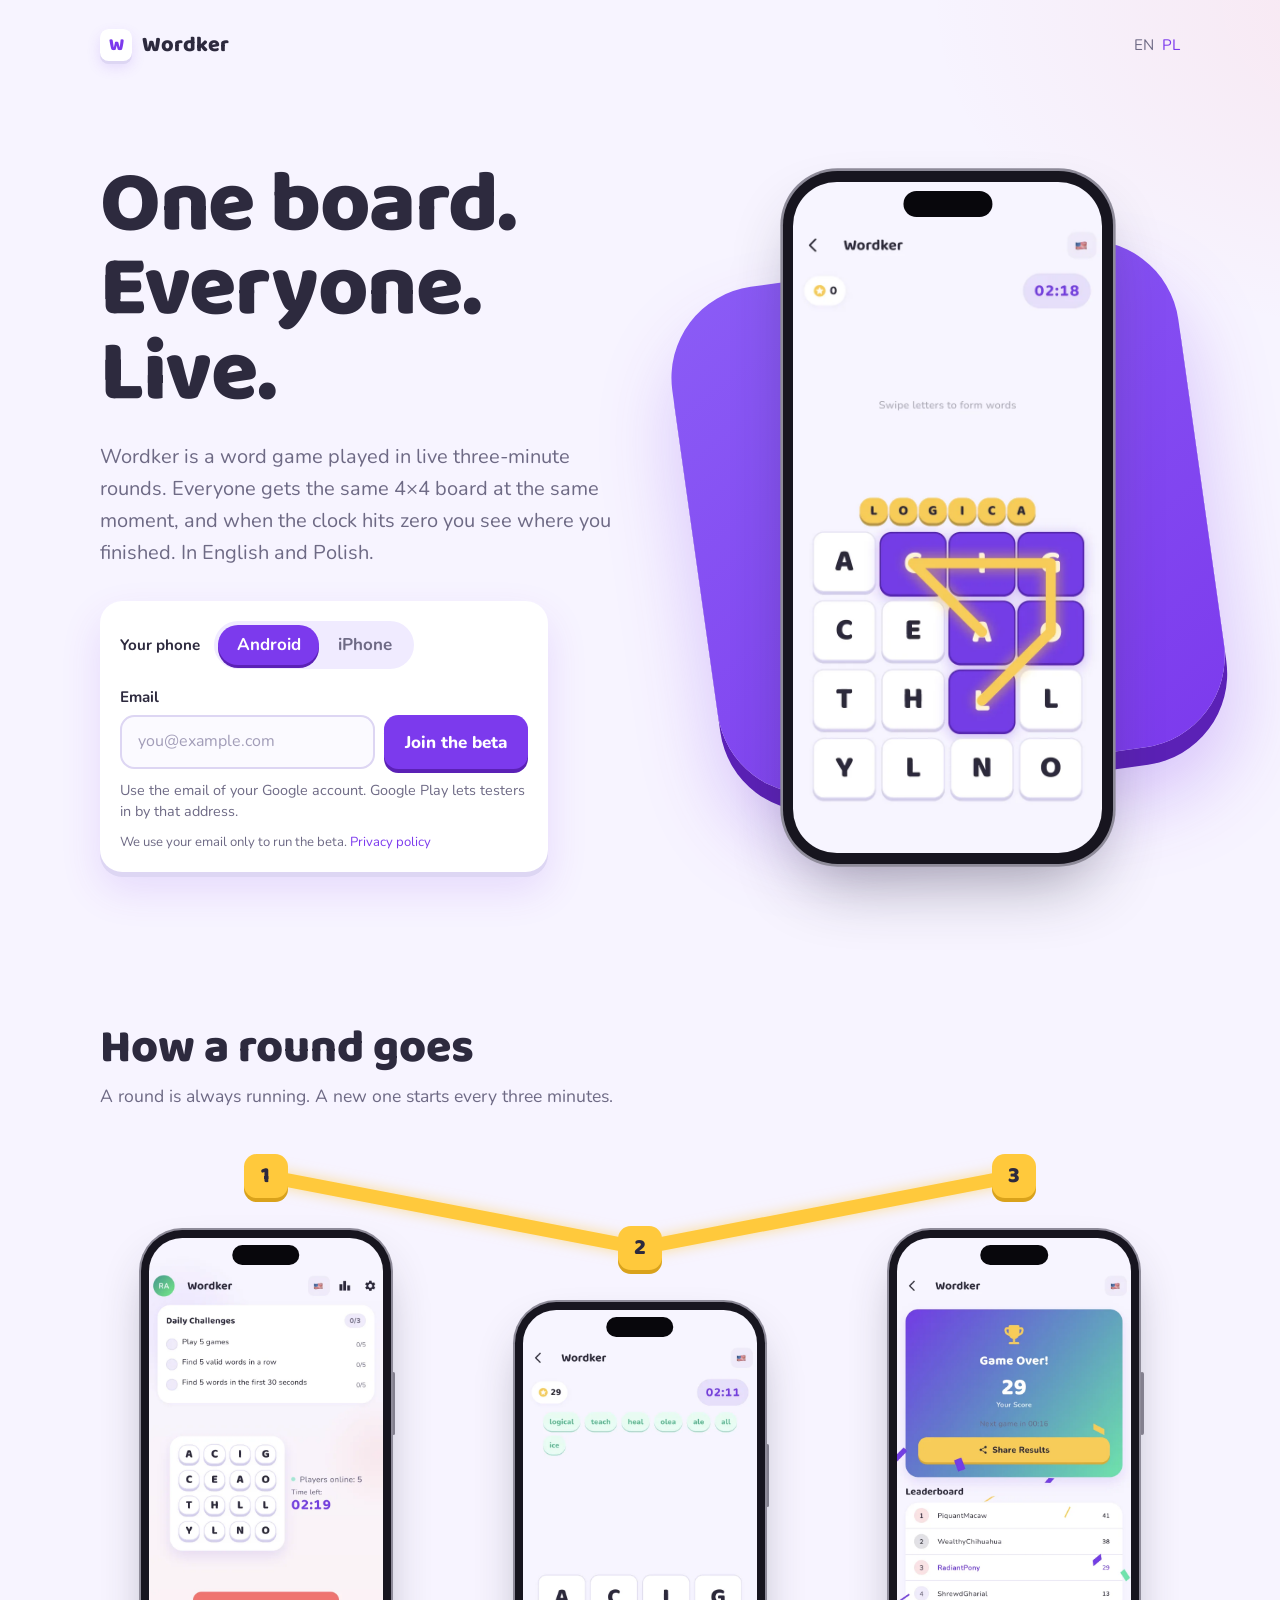
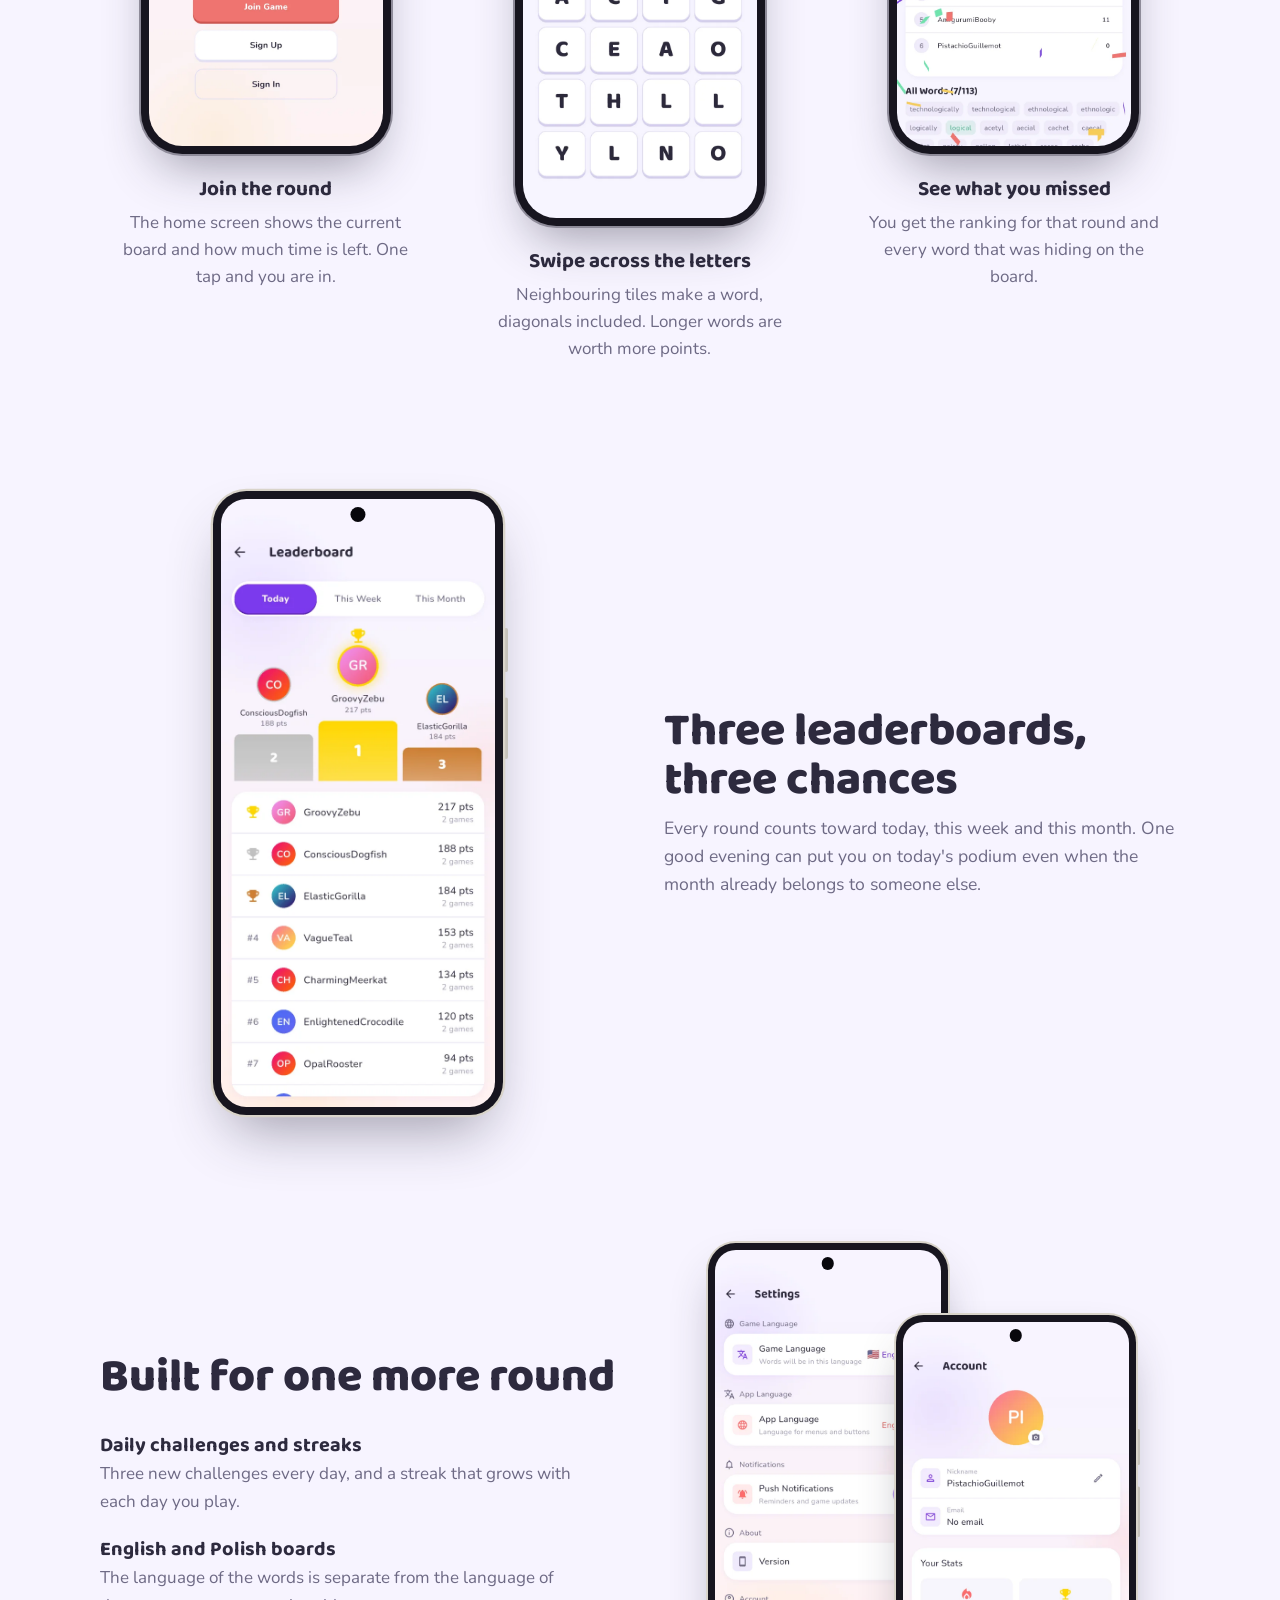
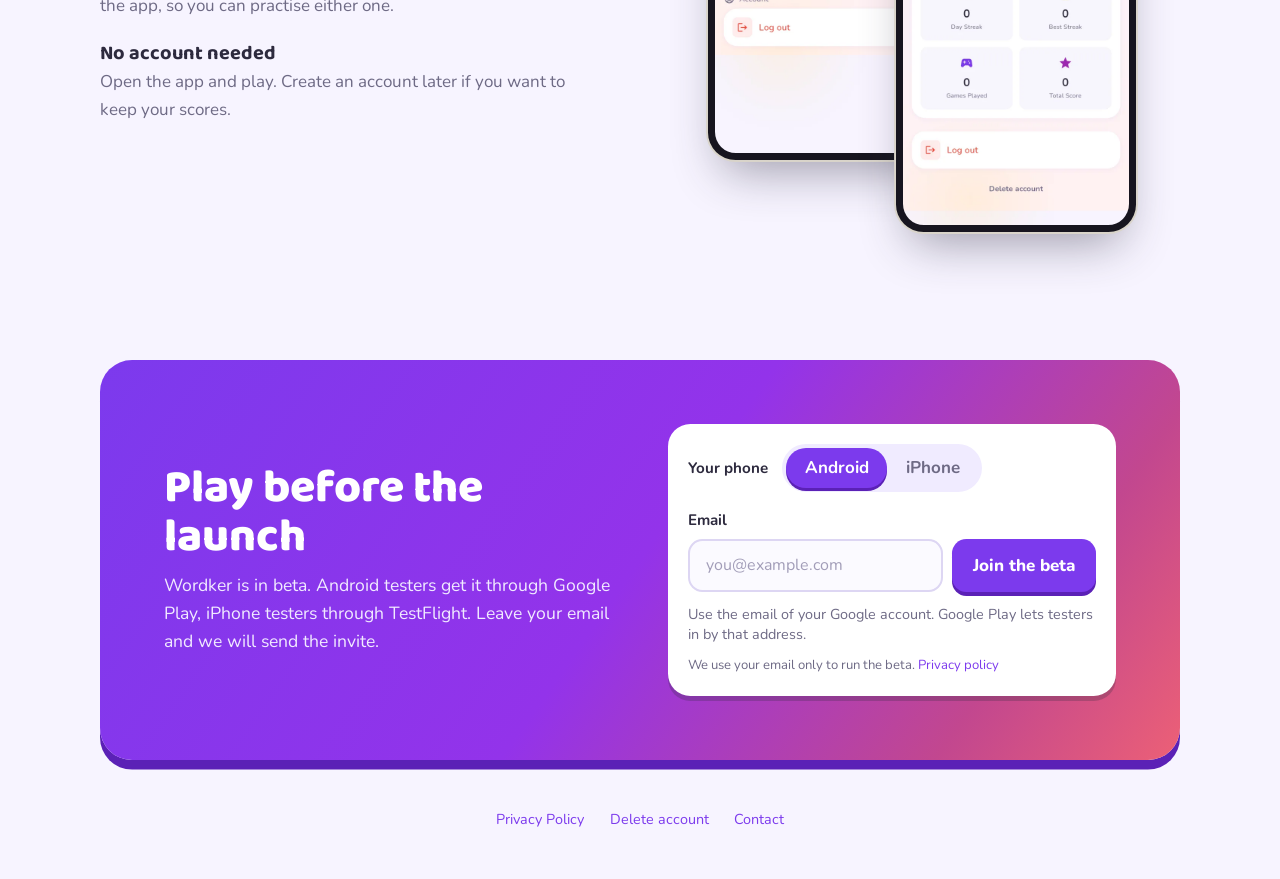
<file: index.html>
<!doctype html>
<html lang="en">
<head>
  <meta charset="utf-8">
  <meta name="viewport" content="width=device-width, initial-scale=1">
  <title>Wordker – the live multiplayer word game</title>
  <meta name="description" content="Wordker is a live multiplayer word game: every three minutes everyone gets the same 4×4 letter board. In English and Polish. Join the beta on Android or iPhone.">
  <link rel="canonical" href="https://wordker.app/">
  <link rel="alternate" hreflang="en" href="https://wordker.app/">
  <link rel="alternate" hreflang="pl" href="https://wordker.app/pl/">
  <meta property="og:type" content="website">
  <meta property="og:url" content="https://wordker.app/">
  <meta property="og:title" content="Wordker – one board, everyone, live">
  <meta property="og:description" content="Every three minutes everyone gets the same 4×4 letter board. Join the beta on Android or iPhone.">
  <meta property="og:image" content="https://wordker.app/assets/og-en.jpg">
  <meta name="twitter:card" content="summary_large_image">
  <meta name="theme-color" content="#7C3AED">
  <link rel="icon" type="image/png" sizes="32x32" href="/assets/icons/favicon-32.png">
  <link rel="icon" type="image/png" sizes="192x192" href="/assets/icons/icon-192.png">
  <link rel="apple-touch-icon" href="/assets/icons/apple-touch-icon.png">
  <link rel="preconnect" href="https://fonts.googleapis.com">
  <link rel="preconnect" href="https://fonts.gstatic.com" crossorigin>
  <link href="https://fonts.googleapis.com/css2?family=Baloo+2:wght@700;800&family=Nunito:wght@400;600;700;800&display=swap" rel="stylesheet">
  <link rel="stylesheet" href="/assets/site.css">
  <link rel="stylesheet" href="/assets/landing.css">
  <script>document.documentElement.classList.add('js');</script>
</head>
<body class="landing">
  <div class="shell">
    <nav class="topbar">
      <a class="brand" href="/"><span class="tile">W</span>Wordker</a>
      <span class="lang">EN<a href="/pl/" hreflang="pl" lang="pl">PL</a></span>
    </nav>

    <main>
      <section class="lp-hero">
        <div>
          <h1 class="lp-title"><span>One board.</span><span>Everyone.</span><span>Live.</span></h1>
          <p class="lp-lead">Wordker is a word game played in live three-minute rounds. Everyone gets the same 4×4 board at the same moment, and when the clock hits zero you see where you finished. In English and Polish.</p>

          <form class="beta-form" action="https://api.wordker.app/api/beta/signup/" method="post" novalidate>
            <div class="beta-platform" role="radiogroup" aria-labelledby="beta-platform-hero">
              <span class="beta-label" id="beta-platform-hero">Your phone</span>
              <span class="seg">
                <label><input type="radio" name="platform" value="android" checked><span>Android</span></label>
                <label><input type="radio" name="platform" value="ios"><span>iPhone</span></label>
              </span>
            </div>
            <label class="beta-label" for="beta-email-hero">Email</label>
            <div class="beta-row">
              <input id="beta-email-hero" type="email" name="email" autocomplete="email" inputmode="email" placeholder="you@example.com" required>
              <button class="btn" type="submit">Join the beta</button>
            </div>
            <div class="beta-trap" aria-hidden="true">
              <label>Leave this field empty <input type="text" name="website" tabindex="-1" autocomplete="off"></label>
            </div>
            <p class="beta-hint">Use the email of your Google account. Google Play lets testers in by that address.</p>
            <p class="beta-status" role="alert"></p>
            <p class="beta-consent">We use your email only to run the beta. <a href="/privacy/#beta">Privacy policy</a></p>
            <noscript><p class="beta-status">This form needs JavaScript. You can also write to <a href="mailto:wordker@szymion.dev">wordker@szymion.dev</a>.</p></noscript>
            <div class="beta-done" tabindex="-1">
              <h3>You joined the beta list</h3>
              <p></p>
            </div>
          </form>
        </div>

        <div class="lp-hero-device">
          <div class="device device-iphone">
            <img src="/assets/screens/en/04-game-selecting.webp" width="660" height="1434" alt="A Wordker round in progress: the word LOGICA is being swiped across the 4×4 letter board with 2:18 left on the clock.">
          </div>
        </div>
      </section>

      <section class="lp-section" aria-labelledby="round-title">
        <h2 class="lp-h2" id="round-title">How a round goes</h2>
        <p class="lp-sub">A round is always running. A new one starts every three minutes.</p>

        <div class="steps-wrap">
          <svg class="steps-path" viewBox="0 0 100 116" preserveAspectRatio="none" aria-hidden="true">
            <path d="M15.33 22 L50 94 L84.67 22" vector-effect="non-scaling-stroke"/>
          </svg>
          <ol class="steps">
            <li class="step">
              <span class="step-num" aria-hidden="true">1</span>
              <div class="device device-iphone">
                <img src="/assets/screens/en/03-home.webp" width="660" height="1434" loading="lazy" alt="Home screen with today's challenges, a preview of the current board, the number of players online and a Join Game button.">
              </div>
              <h3>Join the round</h3>
              <p>The home screen shows the current board and how much time is left. One tap and you are in.</p>
            </li>
            <li class="step">
              <span class="step-num" aria-hidden="true">2</span>
              <div class="device device-iphone">
                <img src="/assets/screens/en/05-game-words.webp" width="660" height="1434" loading="lazy" alt="Game screen with seven found words above the letter board and a score of 29.">
              </div>
              <h3>Swipe across the letters</h3>
              <p>Neighbouring tiles make a word, diagonals included. Longer words are worth more points.</p>
            </li>
            <li class="step">
              <span class="step-num" aria-hidden="true">3</span>
              <div class="device device-iphone">
                <img src="/assets/screens/en/06-results.webp" width="660" height="1434" loading="lazy" alt="Results screen: a score of 29, third place in the round, and the full list of words that were on the board.">
              </div>
              <h3>See what you missed</h3>
              <p>You get the ranking for that round and every word that was hiding on the board.</p>
            </li>
          </ol>
        </div>
      </section>

      <section class="lp-section lp-row" aria-labelledby="ranks-title">
        <div class="lp-row-media">
          <div class="device device-pixel">
            <img src="/assets/screens/en/07-leaderboard.webp" width="600" height="1333" loading="lazy" alt="Leaderboard with a podium for the top three players and tabs for today, this week and this month.">
          </div>
        </div>
        <div>
          <h2 class="lp-h2" id="ranks-title">Three leaderboards, three chances</h2>
          <p class="lp-sub">Every round counts toward today, this week and this month. One good evening can put you on today's podium even when the month already belongs to someone else.</p>
        </div>
      </section>

      <section class="lp-section lp-row" aria-labelledby="more-title">
        <div>
          <h2 class="lp-h2" id="more-title">Built for one more round</h2>
          <dl class="lp-facts">
            <dt>Daily challenges and streaks</dt>
            <dd>Three new challenges every day, and a streak that grows with each day you play.</dd>
            <dt>English and Polish boards</dt>
            <dd>The language of the words is separate from the language of the app, so you can practise either one.</dd>
            <dt>No account needed</dt>
            <dd>Open the app and play. Create an account later if you want to keep your scores.</dd>
          </dl>
        </div>
        <div class="lp-row-media lp-pair">
          <div class="device device-pixel">
            <img src="/assets/screens/en/08-settings.webp" width="600" height="1333" loading="lazy" alt="Settings screen with separate choices for the game language and the app language.">
          </div>
          <div class="device device-pixel">
            <img src="/assets/screens/en/09-account.webp" width="600" height="1333" loading="lazy" alt="Account screen with day streak, best streak, games played and total score.">
          </div>
        </div>
      </section>

      <section class="lp-band" aria-labelledby="beta-title">
        <div>
          <h2 class="lp-h2" id="beta-title">Play before the launch</h2>
          <p class="lp-sub">Wordker is in beta. Android testers get it through Google Play, iPhone testers through TestFlight. Leave your email and we will send the invite.</p>
        </div>

        <form class="beta-form" action="https://api.wordker.app/api/beta/signup/" method="post" novalidate>
          <div class="beta-platform" role="radiogroup" aria-labelledby="beta-platform-band">
            <span class="beta-label" id="beta-platform-band">Your phone</span>
            <span class="seg">
              <label><input type="radio" name="platform" value="android" checked><span>Android</span></label>
              <label><input type="radio" name="platform" value="ios"><span>iPhone</span></label>
            </span>
          </div>
          <label class="beta-label" for="beta-email-band">Email</label>
          <div class="beta-row">
            <input id="beta-email-band" type="email" name="email" autocomplete="email" inputmode="email" placeholder="you@example.com" required>
            <button class="btn" type="submit">Join the beta</button>
          </div>
          <div class="beta-trap" aria-hidden="true">
            <label>Leave this field empty <input type="text" name="website" tabindex="-1" autocomplete="off"></label>
          </div>
          <p class="beta-hint">Use the email of your Google account. Google Play lets testers in by that address.</p>
          <p class="beta-status" role="alert"></p>
          <p class="beta-consent">We use your email only to run the beta. <a href="/privacy/#beta">Privacy policy</a></p>
          <noscript><p class="beta-status">This form needs JavaScript. You can also write to <a href="mailto:wordker@szymion.dev">wordker@szymion.dev</a>.</p></noscript>
          <div class="beta-done" tabindex="-1">
            <h3>You joined the beta list</h3>
            <p></p>
          </div>
        </form>
      </section>
    </main>

    <footer>
      <a href="/privacy/">Privacy Policy</a>
      <a href="/delete-account/">Delete account</a>
      <a href="mailto:wordker@szymion.dev">Contact</a>
    </footer>
  </div>

  <script src="/assets/beta.js" defer></script>
</body>
</html>
</file>
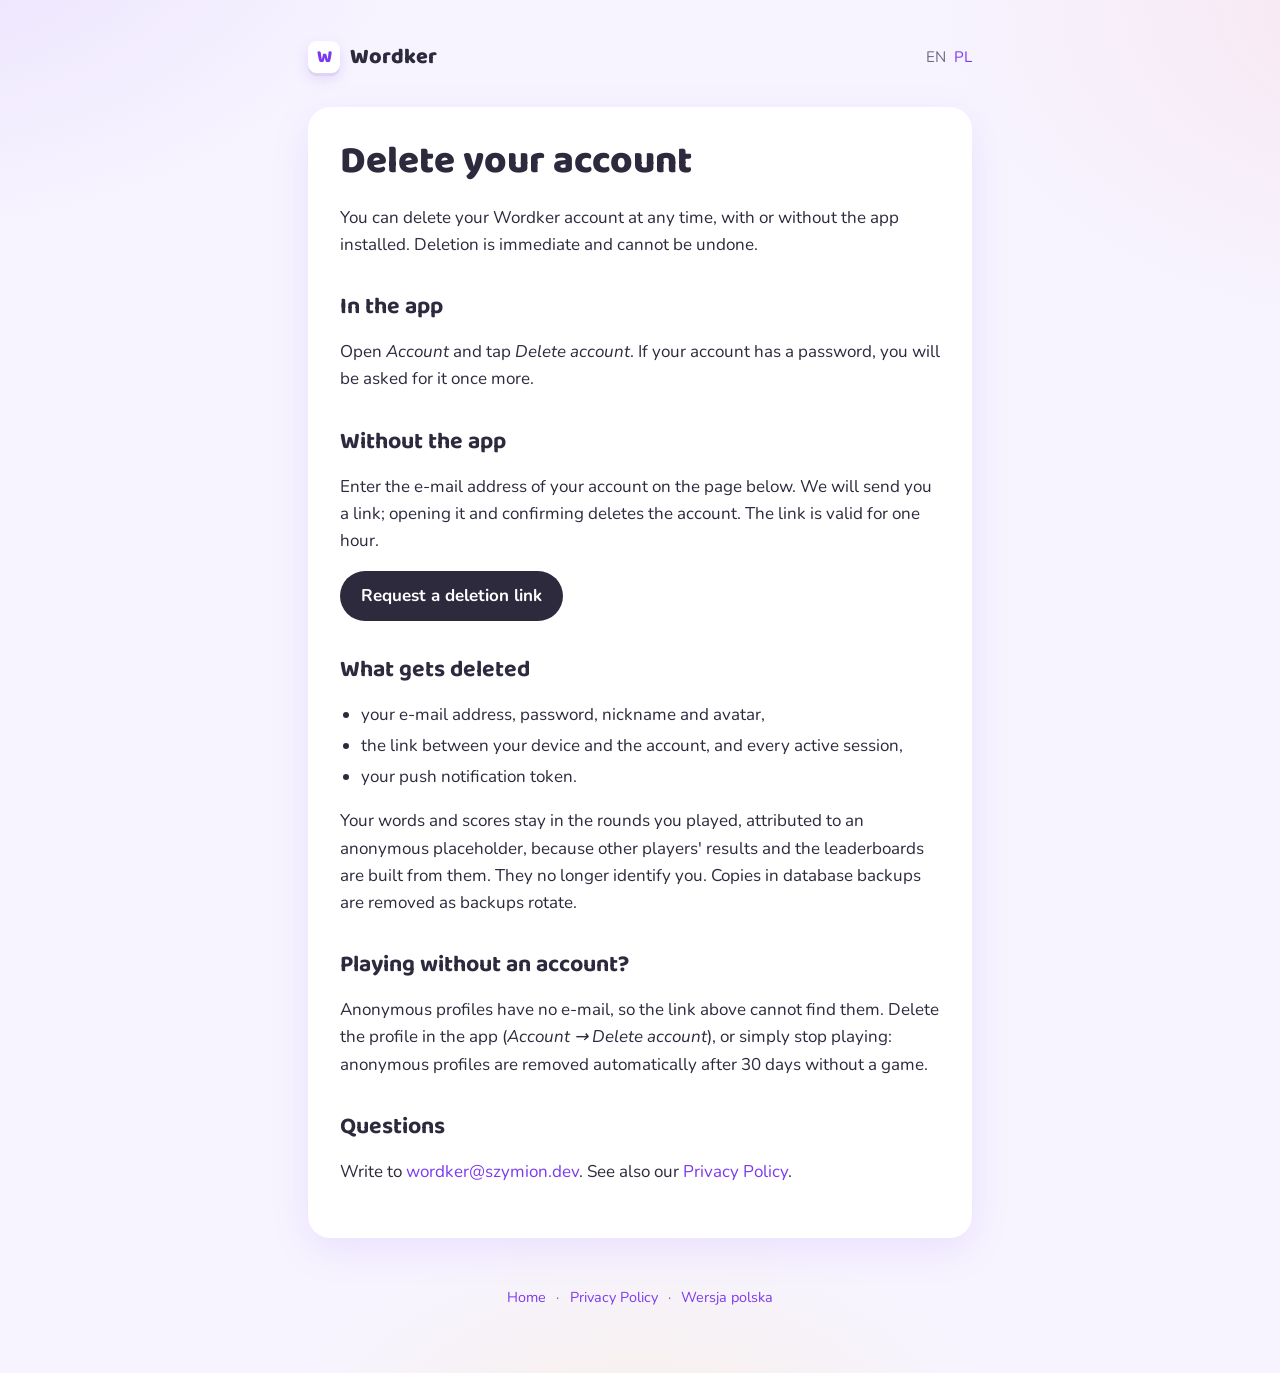
<file: delete-account/index.html>
<!doctype html>
<html lang="en">
<head>
  <meta charset="utf-8">
  <meta name="viewport" content="width=device-width, initial-scale=1">
  <title>Wordker – Delete your account</title>
  <meta name="description" content="How to delete your Wordker account and what data is removed.">
  <link rel="preconnect" href="https://fonts.googleapis.com">
  <link rel="preconnect" href="https://fonts.gstatic.com" crossorigin>
  <link href="https://fonts.googleapis.com/css2?family=Baloo+2:wght@700;800&family=Nunito:wght@400;600;700&display=swap" rel="stylesheet">
  <link rel="stylesheet" href="/assets/site.css">
</head>
<body>
  <div class="wrap">
    <nav class="topbar">
      <a class="brand" href="/"><span class="tile">W</span>Wordker</a>
      <span class="lang">EN<a href="/delete-account/pl/">PL</a></span>
    </nav>

    <article class="card">
      <h1>Delete your account</h1>
      <p>You can delete your Wordker account at any time, with or without the app installed. Deletion is immediate and cannot be undone.</p>

      <h2>In the app</h2>
      <p>Open <em>Account</em> and tap <em>Delete account</em>. If your account has a password, you will be asked for it once more.</p>

      <h2>Without the app</h2>
      <p>Enter the e-mail address of your account on the page below. We will send you a link; opening it and confirming deletes the account. The link is valid for one hour.</p>
      <p class="badges" style="justify-content:flex-start">
        <a class="badge" href="https://api.wordker.app/api/users/delete-account/">Request a deletion link</a>
      </p>

      <h2>What gets deleted</h2>
      <ul>
        <li>your e-mail address, password, nickname and avatar,</li>
        <li>the link between your device and the account, and every active session,</li>
        <li>your push notification token.</li>
      </ul>
      <p>Your words and scores stay in the rounds you played, attributed to an anonymous placeholder, because other players' results and the leaderboards are built from them. They no longer identify you. Copies in database backups are removed as backups rotate.</p>

      <h2>Playing without an account?</h2>
      <p>Anonymous profiles have no e-mail, so the link above cannot find them. Delete the profile in the app (<em>Account → Delete account</em>), or simply stop playing: anonymous profiles are removed automatically after 30 days without a game.</p>

      <h2>Questions</h2>
      <p>Write to <a href="mailto:wordker@szymion.dev">wordker@szymion.dev</a>. See also our <a href="/privacy/">Privacy Policy</a>.</p>
    </article>

    <footer>
      <a href="/">Home</a> ·
      <a href="/privacy/">Privacy Policy</a> ·
      <a href="/delete-account/pl/">Wersja polska</a>
    </footer>
  </div>
</body>
</html>
</file>
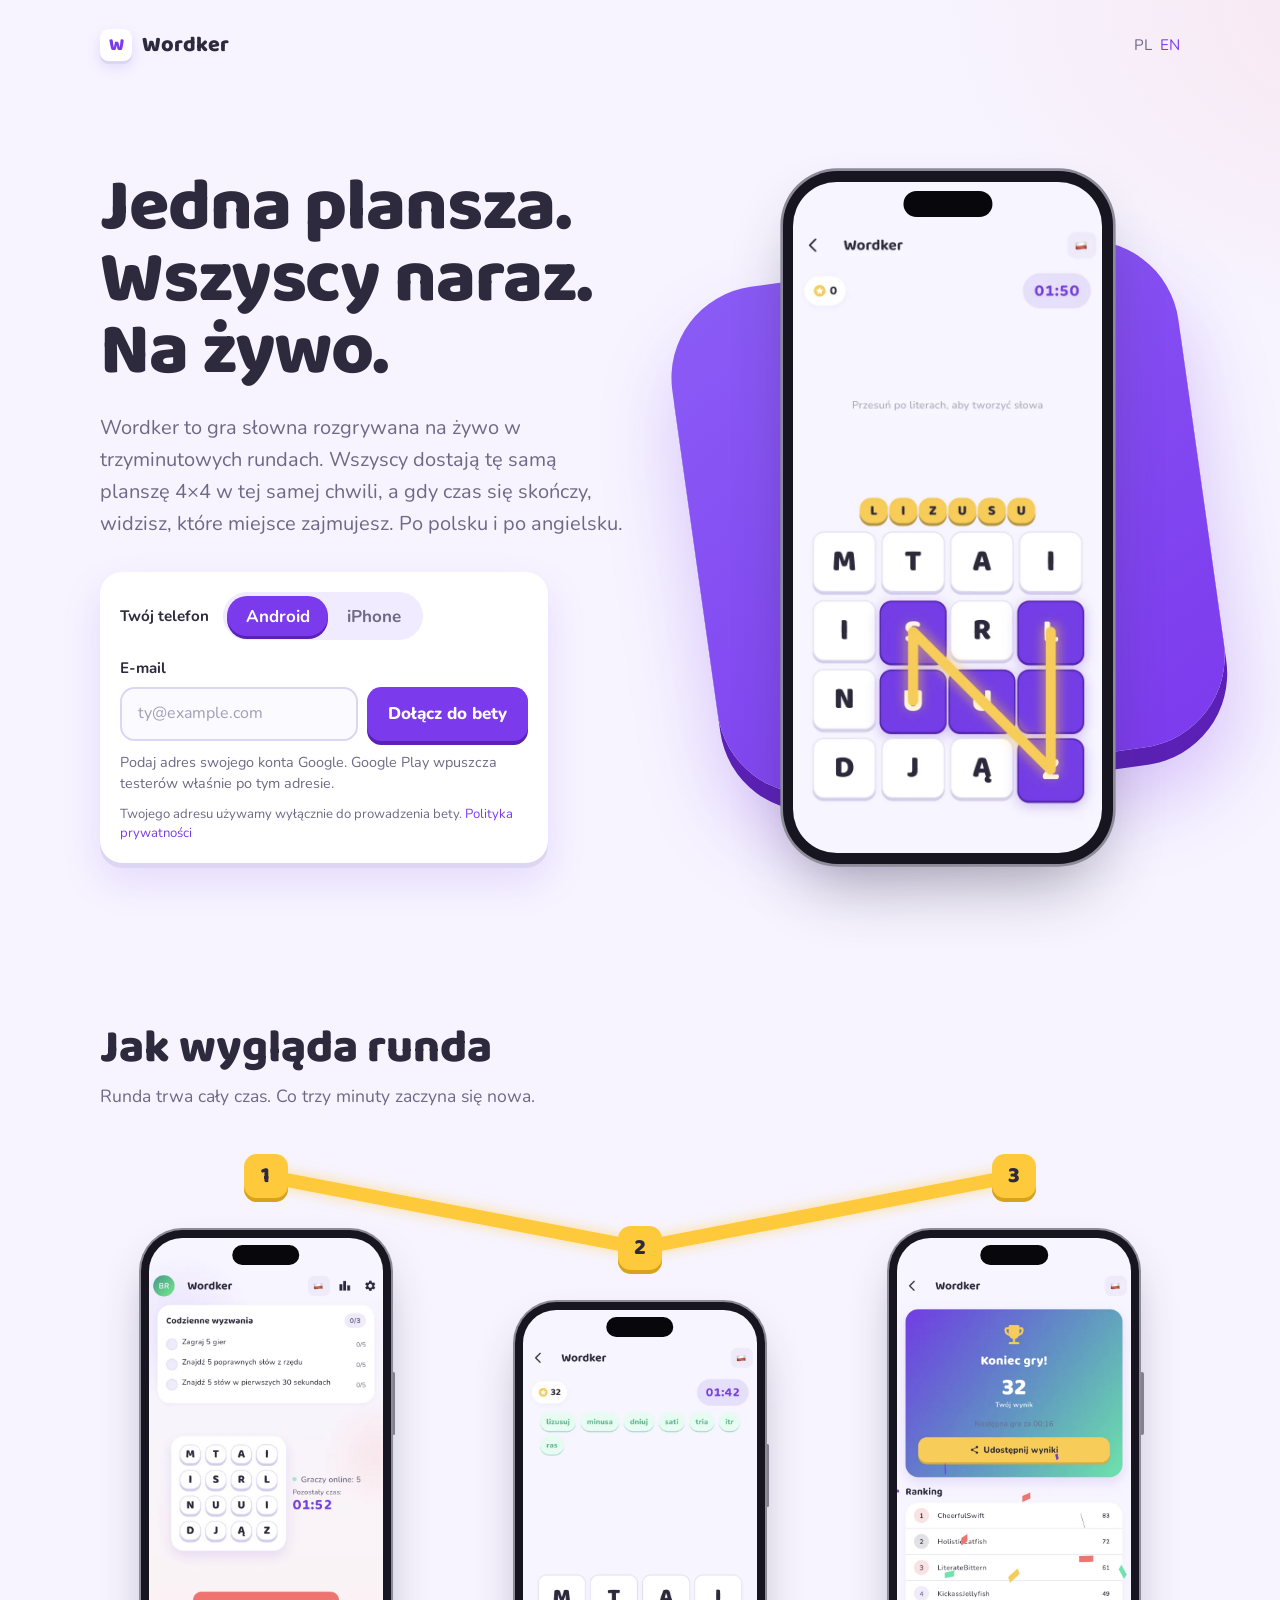
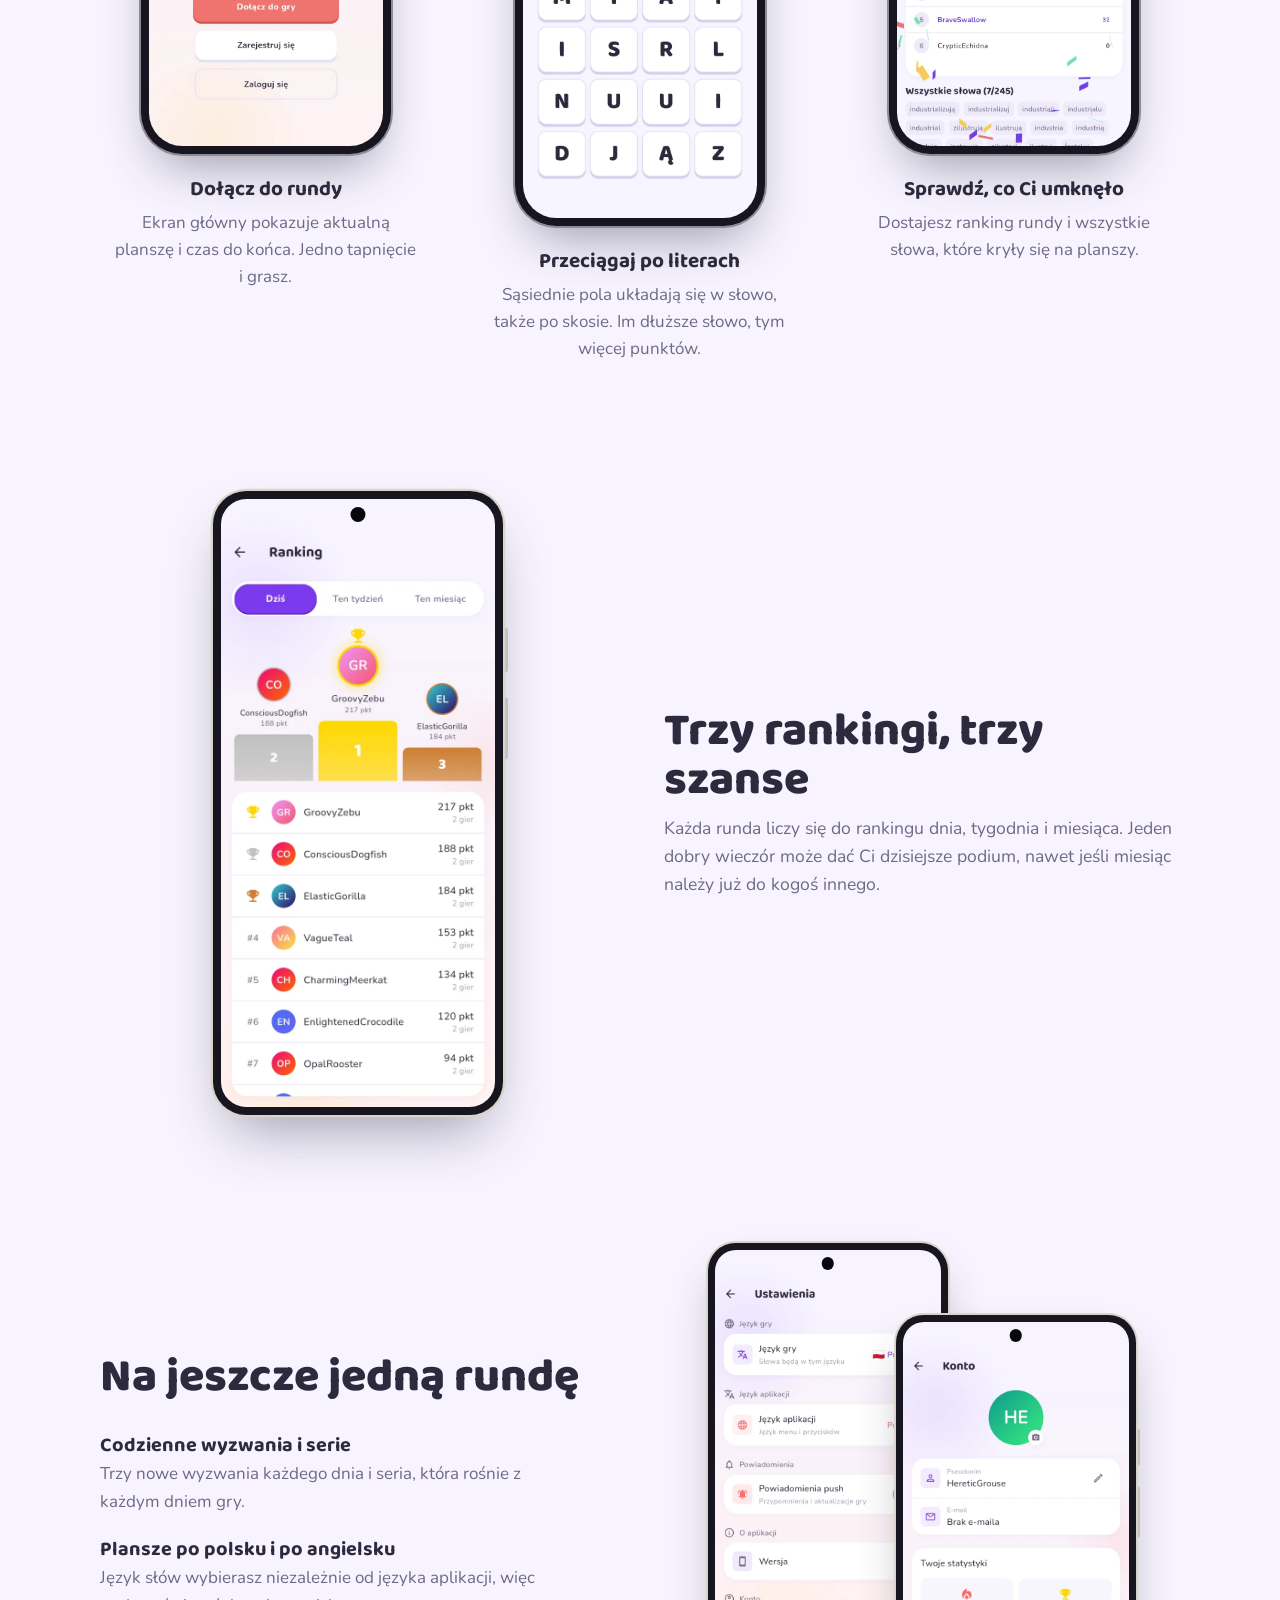
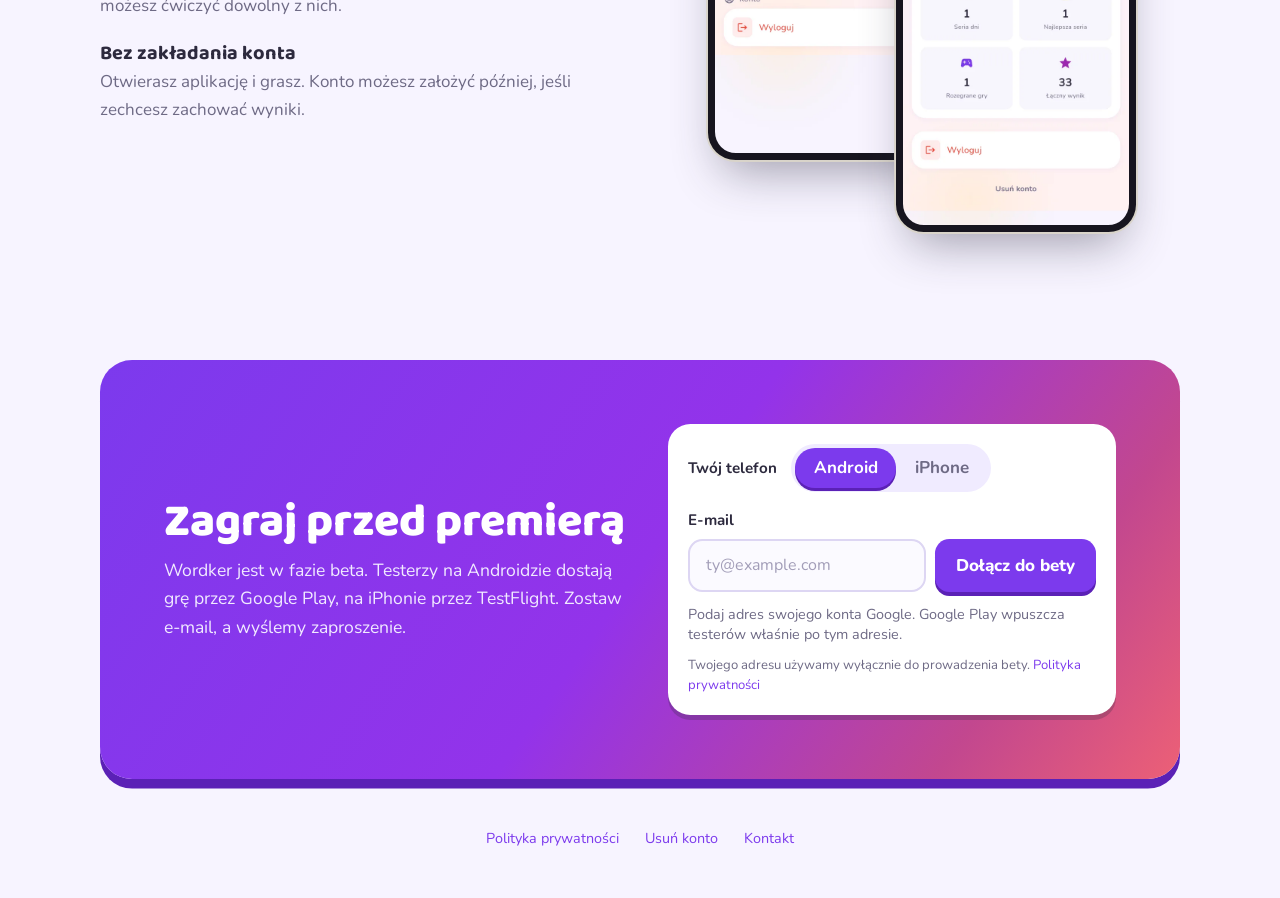
<file: pl/index.html>
<!doctype html>
<html lang="pl">
<head>
  <meta charset="utf-8">
  <meta name="viewport" content="width=device-width, initial-scale=1">
  <title>Wordker – gra słowna na żywo dla wielu graczy</title>
  <meta name="description" content="Wordker to gra słowna na żywo: co trzy minuty wszyscy dostają tę samą planszę 4×4. Po polsku i po angielsku. Dołącz do bety na Androidzie lub iPhonie.">
  <link rel="canonical" href="https://wordker.app/pl/">
  <link rel="alternate" hreflang="en" href="https://wordker.app/">
  <link rel="alternate" hreflang="pl" href="https://wordker.app/pl/">
  <meta property="og:type" content="website">
  <meta property="og:url" content="https://wordker.app/pl/">
  <meta property="og:title" content="Wordker – jedna plansza, wszyscy naraz, na żywo">
  <meta property="og:description" content="Co trzy minuty wszyscy dostają tę samą planszę 4×4. Dołącz do bety na Androidzie lub iPhonie.">
  <meta property="og:image" content="https://wordker.app/assets/og-pl.jpg">
  <meta name="twitter:card" content="summary_large_image">
  <meta name="theme-color" content="#7C3AED">
  <link rel="icon" type="image/png" sizes="32x32" href="/assets/icons/favicon-32.png">
  <link rel="icon" type="image/png" sizes="192x192" href="/assets/icons/icon-192.png">
  <link rel="apple-touch-icon" href="/assets/icons/apple-touch-icon.png">
  <link rel="preconnect" href="https://fonts.googleapis.com">
  <link rel="preconnect" href="https://fonts.gstatic.com" crossorigin>
  <link href="https://fonts.googleapis.com/css2?family=Baloo+2:wght@700;800&family=Nunito:wght@400;600;700;800&display=swap" rel="stylesheet">
  <link rel="stylesheet" href="/assets/site.css">
  <link rel="stylesheet" href="/assets/landing.css">
  <script>document.documentElement.classList.add('js');</script>
</head>
<body class="landing">
  <div class="shell">
    <nav class="topbar">
      <a class="brand" href="/pl/"><span class="tile">W</span>Wordker</a>
      <span class="lang">PL<a href="/" hreflang="en" lang="en">EN</a></span>
    </nav>

    <main>
      <section class="lp-hero">
        <div>
          <h1 class="lp-title"><span>Jedna plansza.</span><span>Wszyscy naraz.</span><span>Na żywo.</span></h1>
          <p class="lp-lead">Wordker to gra słowna rozgrywana na żywo w trzyminutowych rundach. Wszyscy dostają tę samą planszę 4×4 w tej samej chwili, a gdy czas się skończy, widzisz, które miejsce zajmujesz. Po polsku i po angielsku.</p>

          <form class="beta-form" action="https://api.wordker.app/api/beta/signup/" method="post" novalidate>
            <div class="beta-platform" role="radiogroup" aria-labelledby="beta-platform-hero">
              <span class="beta-label" id="beta-platform-hero">Twój telefon</span>
              <span class="seg">
                <label><input type="radio" name="platform" value="android" checked><span>Android</span></label>
                <label><input type="radio" name="platform" value="ios"><span>iPhone</span></label>
              </span>
            </div>
            <label class="beta-label" for="beta-email-hero">E-mail</label>
            <div class="beta-row">
              <input id="beta-email-hero" type="email" name="email" autocomplete="email" inputmode="email" placeholder="ty@example.com" required>
              <button class="btn" type="submit">Dołącz do bety</button>
            </div>
            <div class="beta-trap" aria-hidden="true">
              <label>To pole zostaw puste <input type="text" name="website" tabindex="-1" autocomplete="off"></label>
            </div>
            <p class="beta-hint">Podaj adres swojego konta Google. Google Play wpuszcza testerów właśnie po tym adresie.</p>
            <p class="beta-status" role="alert"></p>
            <p class="beta-consent">Twojego adresu używamy wyłącznie do prowadzenia bety. <a href="/privacy/pl/#beta">Polityka prywatności</a></p>
            <noscript><p class="beta-status">Ten formularz wymaga JavaScriptu. Możesz też napisać na <a href="mailto:wordker@szymion.dev">wordker@szymion.dev</a>.</p></noscript>
            <div class="beta-done" tabindex="-1">
              <h3>Jesteś na liście bety</h3>
              <p></p>
            </div>
          </form>
        </div>

        <div class="lp-hero-device">
          <div class="device device-iphone">
            <img src="/assets/screens/pl/04-game-selecting.webp" width="660" height="1434" alt="Trwająca runda Wordkera: gracz przeciąga po planszy 4×4 słowo LIZUSU, do końca zostało 1:50.">
          </div>
        </div>
      </section>

      <section class="lp-section" aria-labelledby="round-title">
        <h2 class="lp-h2" id="round-title">Jak wygląda runda</h2>
        <p class="lp-sub">Runda trwa cały czas. Co trzy minuty zaczyna się nowa.</p>

        <div class="steps-wrap">
          <svg class="steps-path" viewBox="0 0 100 116" preserveAspectRatio="none" aria-hidden="true">
            <path d="M15.33 22 L50 94 L84.67 22" vector-effect="non-scaling-stroke"/>
          </svg>
          <ol class="steps">
            <li class="step">
              <span class="step-num" aria-hidden="true">1</span>
              <div class="device device-iphone">
                <img src="/assets/screens/pl/03-home.webp" width="660" height="1434" loading="lazy" alt="Ekran główny z codziennymi wyzwaniami, podglądem aktualnej planszy, liczbą graczy online i przyciskiem dołączenia do gry.">
              </div>
              <h3>Dołącz do rundy</h3>
              <p>Ekran główny pokazuje aktualną planszę i czas do końca. Jedno tapnięcie i grasz.</p>
            </li>
            <li class="step">
              <span class="step-num" aria-hidden="true">2</span>
              <div class="device device-iphone">
                <img src="/assets/screens/pl/05-game-words.webp" width="660" height="1434" loading="lazy" alt="Ekran gry: znalezione słowa nad planszą z literami, wynik i czas do końca rundy.">
              </div>
              <h3>Przeciągaj po literach</h3>
              <p>Sąsiednie pola układają się w słowo, także po skosie. Im dłuższe słowo, tym więcej punktów.</p>
            </li>
            <li class="step">
              <span class="step-num" aria-hidden="true">3</span>
              <div class="device device-iphone">
                <img src="/assets/screens/pl/06-results.webp" width="660" height="1434" loading="lazy" alt="Ekran wyników: zdobyte punkty, ranking rundy i pełna lista słów, które były na planszy.">
              </div>
              <h3>Sprawdź, co Ci umknęło</h3>
              <p>Dostajesz ranking rundy i wszystkie słowa, które kryły się na planszy.</p>
            </li>
          </ol>
        </div>
      </section>

      <section class="lp-section lp-row" aria-labelledby="ranks-title">
        <div class="lp-row-media">
          <div class="device device-pixel">
            <img src="/assets/screens/pl/07-leaderboard.webp" width="600" height="1333" loading="lazy" alt="Ranking z podium dla trzech najlepszych graczy i zakładkami: dziś, ten tydzień, ten miesiąc.">
          </div>
        </div>
        <div>
          <h2 class="lp-h2" id="ranks-title">Trzy rankingi, trzy szanse</h2>
          <p class="lp-sub">Każda runda liczy się do rankingu dnia, tygodnia i miesiąca. Jeden dobry wieczór może dać Ci dzisiejsze podium, nawet jeśli miesiąc należy już do kogoś innego.</p>
        </div>
      </section>

      <section class="lp-section lp-row" aria-labelledby="more-title">
        <div>
          <h2 class="lp-h2" id="more-title">Na jeszcze jedną rundę</h2>
          <dl class="lp-facts">
            <dt>Codzienne wyzwania i serie</dt>
            <dd>Trzy nowe wyzwania każdego dnia i seria, która rośnie z każdym dniem gry.</dd>
            <dt>Plansze po polsku i po angielsku</dt>
            <dd>Język słów wybierasz niezależnie od języka aplikacji, więc możesz ćwiczyć dowolny z nich.</dd>
            <dt>Bez zakładania konta</dt>
            <dd>Otwierasz aplikację i grasz. Konto możesz założyć później, jeśli zechcesz zachować wyniki.</dd>
          </dl>
        </div>
        <div class="lp-row-media lp-pair">
          <div class="device device-pixel">
            <img src="/assets/screens/pl/08-settings.webp" width="600" height="1333" loading="lazy" alt="Ustawienia z osobnym wyborem języka gry i języka aplikacji.">
          </div>
          <div class="device device-pixel">
            <img src="/assets/screens/pl/09-account.webp" width="600" height="1333" loading="lazy" alt="Ekran konta ze statystykami: seria dni, najlepsza seria, rozegrane gry i łączny wynik.">
          </div>
        </div>
      </section>

      <section class="lp-band" aria-labelledby="beta-title">
        <div>
          <h2 class="lp-h2" id="beta-title">Zagraj przed premierą</h2>
          <p class="lp-sub">Wordker jest w fazie beta. Testerzy na Androidzie dostają grę przez Google Play, na iPhonie przez TestFlight. Zostaw e-mail, a wyślemy zaproszenie.</p>
        </div>

        <form class="beta-form" action="https://api.wordker.app/api/beta/signup/" method="post" novalidate>
          <div class="beta-platform" role="radiogroup" aria-labelledby="beta-platform-band">
            <span class="beta-label" id="beta-platform-band">Twój telefon</span>
            <span class="seg">
              <label><input type="radio" name="platform" value="android" checked><span>Android</span></label>
              <label><input type="radio" name="platform" value="ios"><span>iPhone</span></label>
            </span>
          </div>
          <label class="beta-label" for="beta-email-band">E-mail</label>
          <div class="beta-row">
            <input id="beta-email-band" type="email" name="email" autocomplete="email" inputmode="email" placeholder="ty@example.com" required>
            <button class="btn" type="submit">Dołącz do bety</button>
          </div>
          <div class="beta-trap" aria-hidden="true">
            <label>To pole zostaw puste <input type="text" name="website" tabindex="-1" autocomplete="off"></label>
          </div>
          <p class="beta-hint">Podaj adres swojego konta Google. Google Play wpuszcza testerów właśnie po tym adresie.</p>
          <p class="beta-status" role="alert"></p>
          <p class="beta-consent">Twojego adresu używamy wyłącznie do prowadzenia bety. <a href="/privacy/pl/#beta">Polityka prywatności</a></p>
          <noscript><p class="beta-status">Ten formularz wymaga JavaScriptu. Możesz też napisać na <a href="mailto:wordker@szymion.dev">wordker@szymion.dev</a>.</p></noscript>
          <div class="beta-done" tabindex="-1">
            <h3>Jesteś na liście bety</h3>
            <p></p>
          </div>
        </form>
      </section>
    </main>

    <footer>
      <a href="/privacy/pl/">Polityka prywatności</a>
      <a href="/delete-account/pl/">Usuń konto</a>
      <a href="mailto:wordker@szymion.dev">Kontakt</a>
    </footer>
  </div>

  <script src="/assets/beta.js" defer></script>
</body>
</html>
</file>
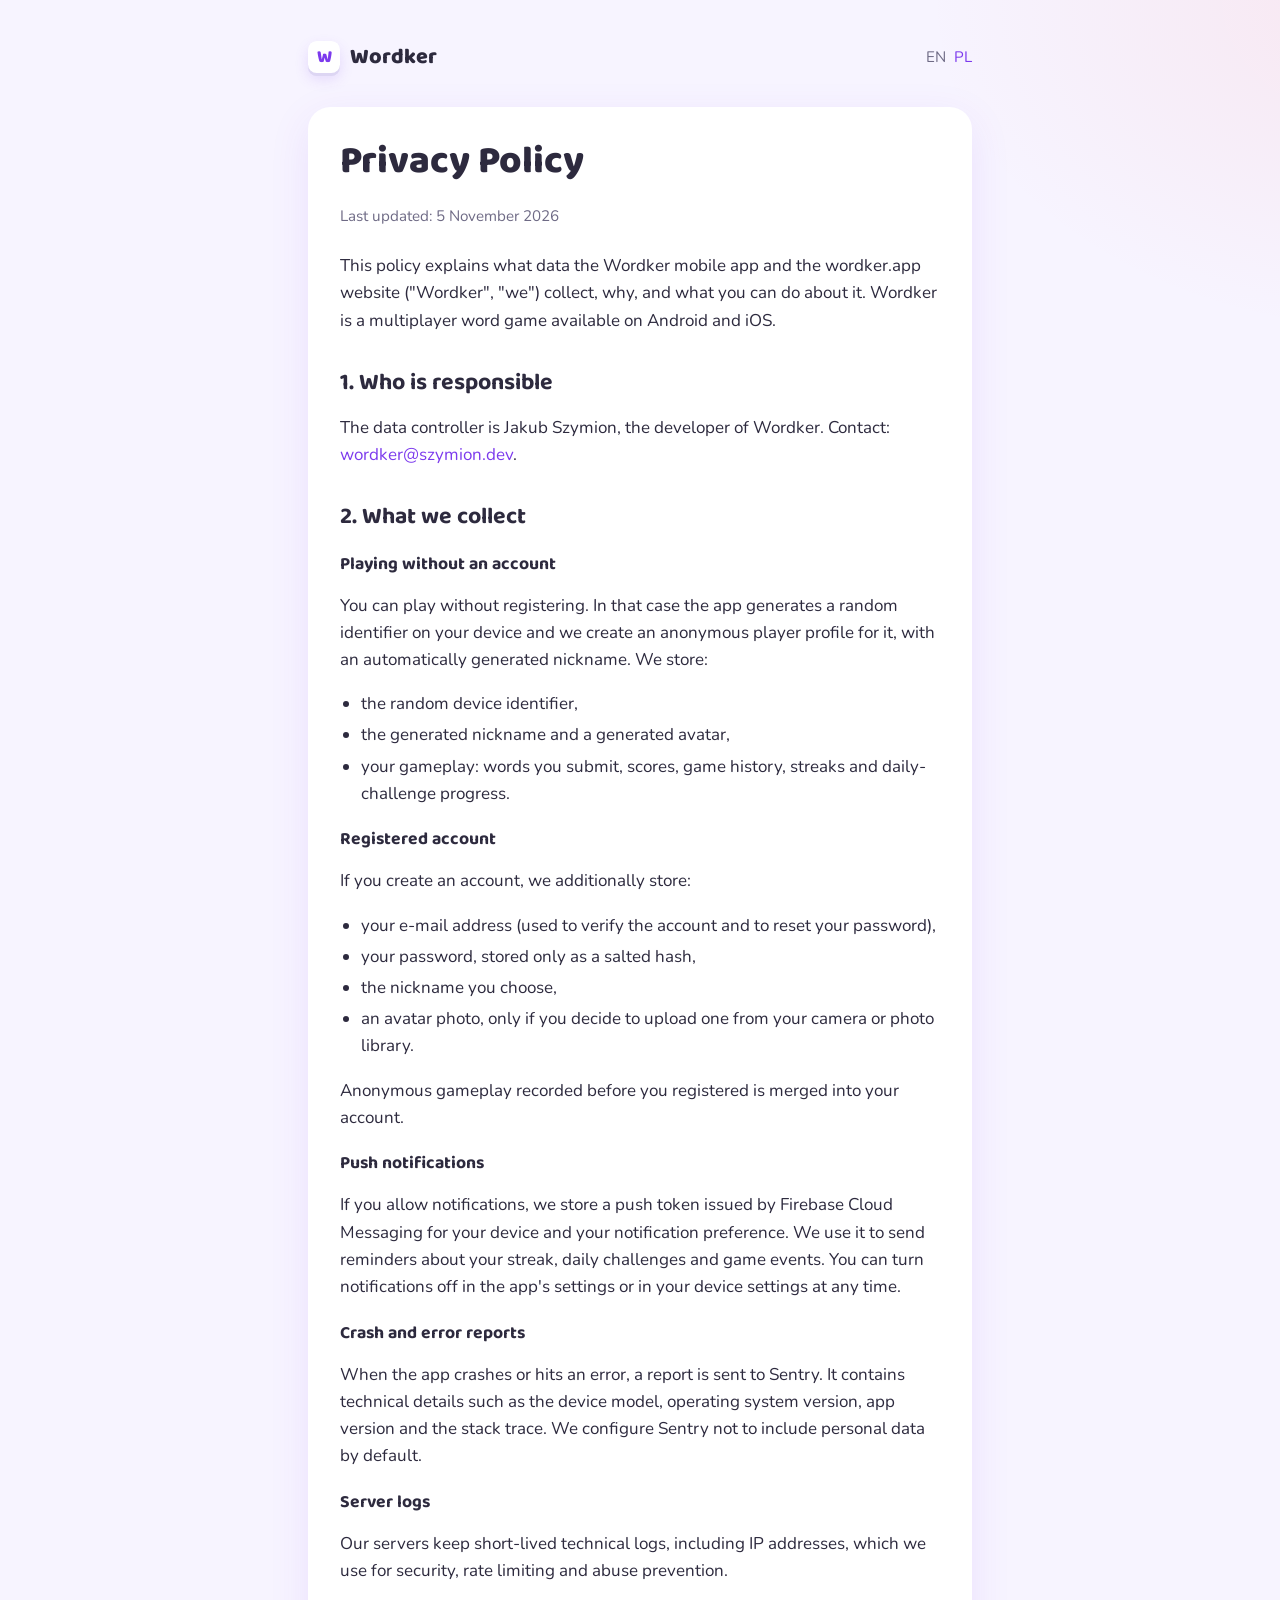
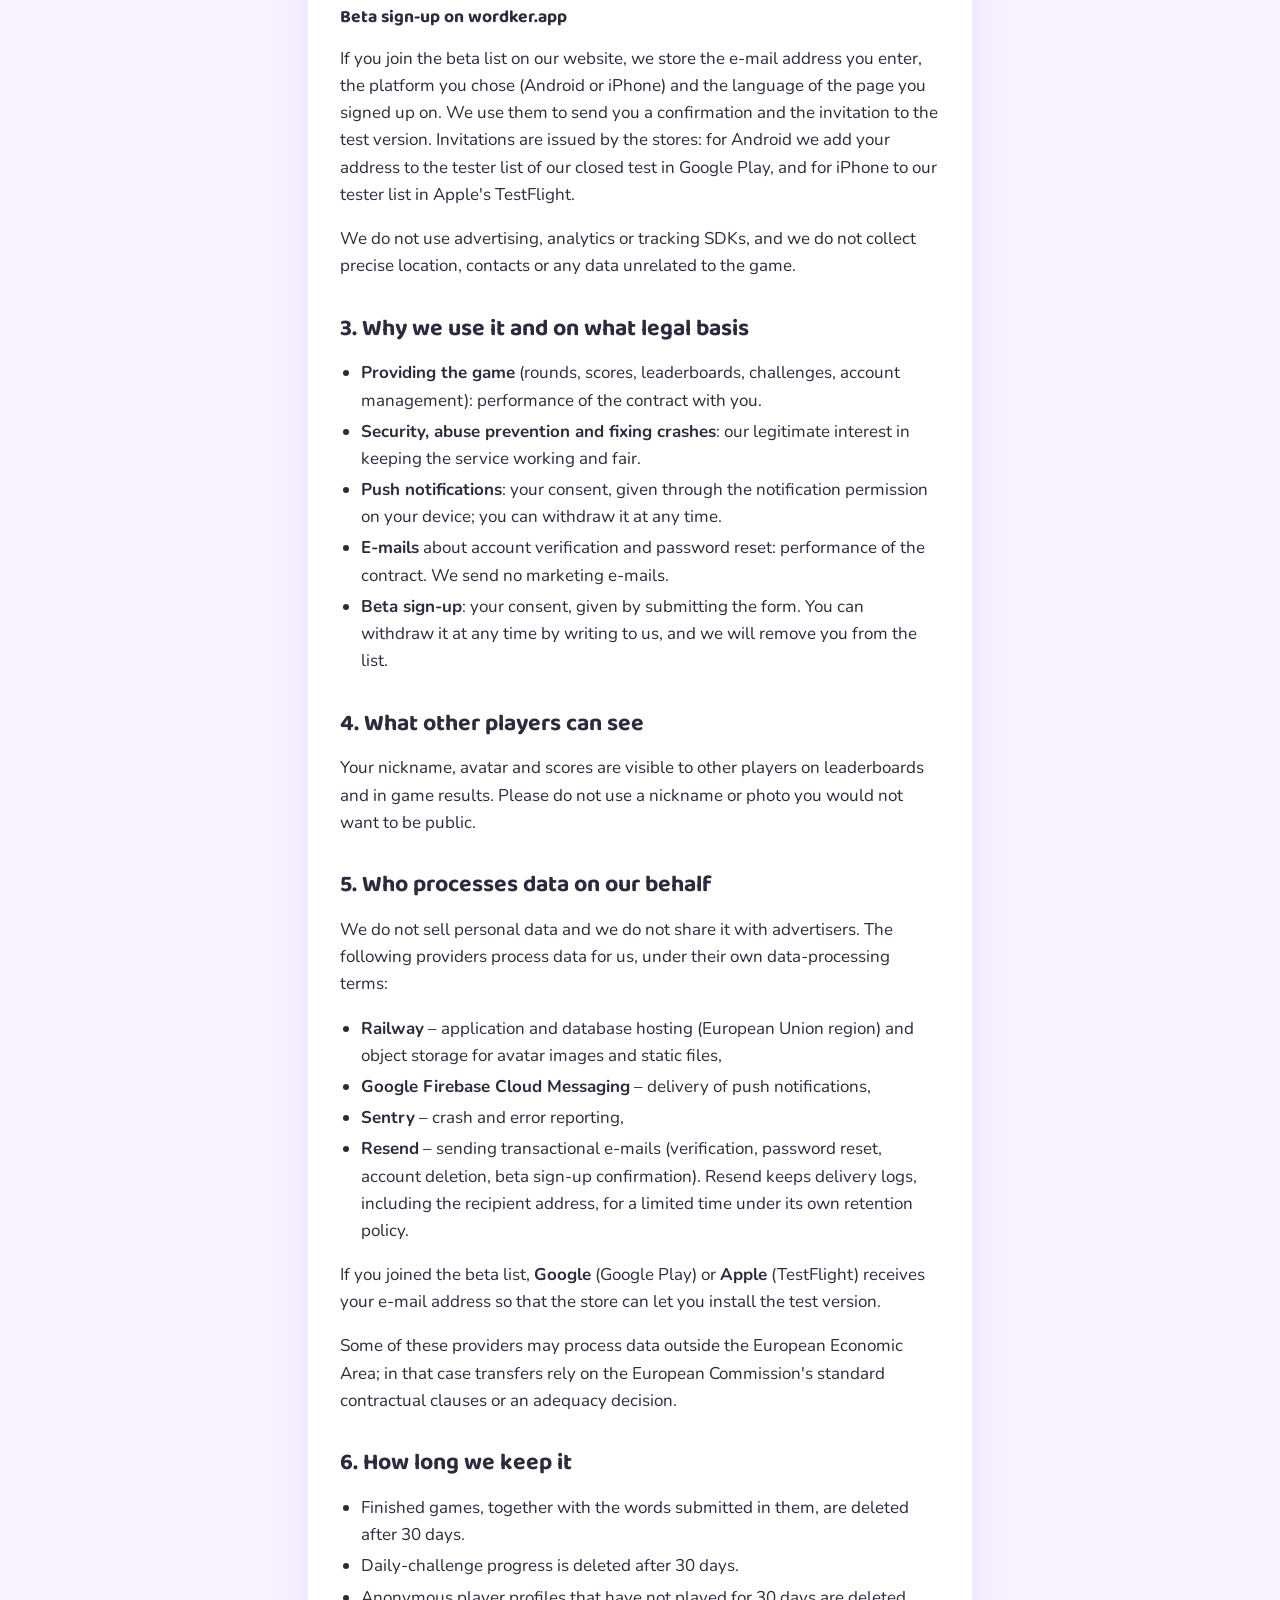
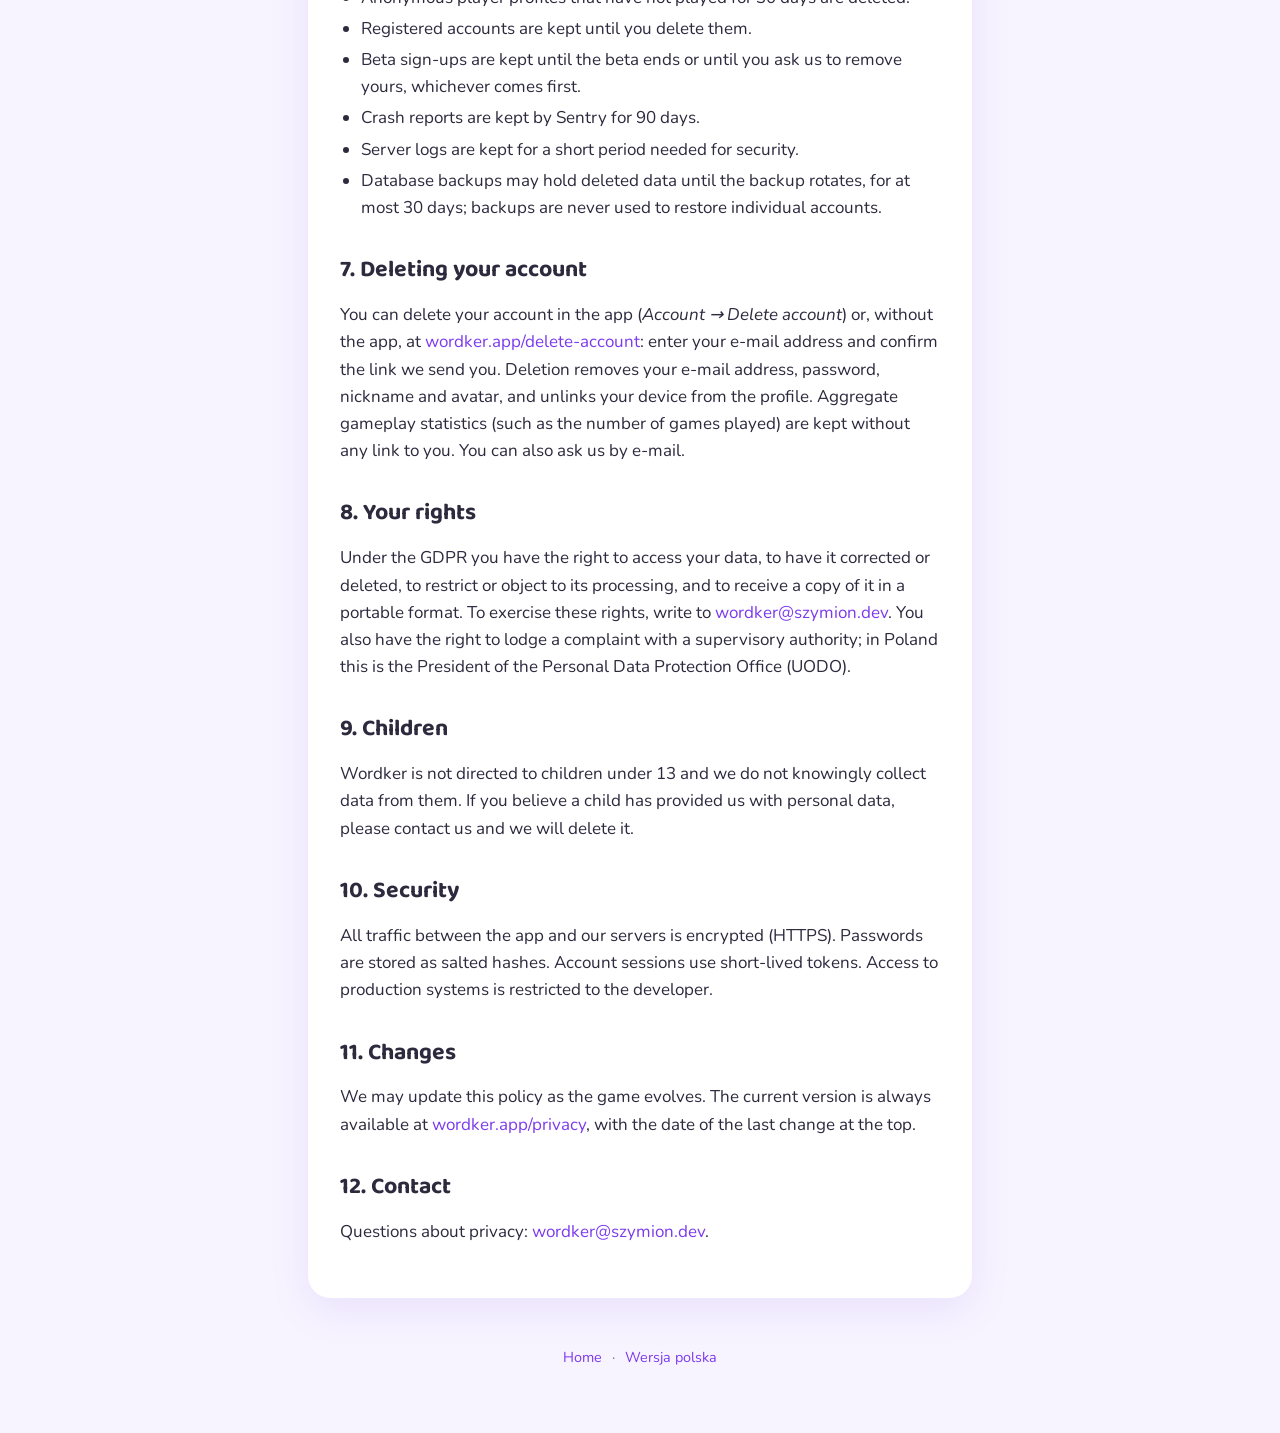
<file: privacy/index.html>
<!doctype html>
<html lang="en">
<head>
  <meta charset="utf-8">
  <meta name="viewport" content="width=device-width, initial-scale=1">
  <title>Wordker – Privacy Policy</title>
  <meta name="description" content="How the Wordker mobile game collects, uses and protects your data.">
  <link rel="preconnect" href="https://fonts.googleapis.com">
  <link rel="preconnect" href="https://fonts.gstatic.com" crossorigin>
  <link href="https://fonts.googleapis.com/css2?family=Baloo+2:wght@700;800&family=Nunito:wght@400;600;700&display=swap" rel="stylesheet">
  <link rel="stylesheet" href="/assets/site.css">
</head>
<body>
  <div class="wrap">
    <nav class="topbar">
      <a class="brand" href="/"><span class="tile">W</span>Wordker</a>
      <span class="lang">EN<a href="/privacy/pl/">PL</a></span>
    </nav>

    <article class="card">
      <h1>Privacy Policy</h1>
      <p class="meta">Last updated: 5 November 2026</p>

      <p>This policy explains what data the Wordker mobile app and the wordker.app website ("Wordker", "we") collect, why, and what you can do about it. Wordker is a multiplayer word game available on Android and iOS.</p>

      <h2>1. Who is responsible</h2>
      <p>The data controller is Jakub Szymion, the developer of Wordker. Contact: <a href="mailto:wordker@szymion.dev">wordker@szymion.dev</a>.</p>

      <h2>2. What we collect</h2>

      <h3>Playing without an account</h3>
      <p>You can play without registering. In that case the app generates a random identifier on your device and we create an anonymous player profile for it, with an automatically generated nickname. We store:</p>
      <ul>
        <li>the random device identifier,</li>
        <li>the generated nickname and a generated avatar,</li>
        <li>your gameplay: words you submit, scores, game history, streaks and daily-challenge progress.</li>
      </ul>

      <h3>Registered account</h3>
      <p>If you create an account, we additionally store:</p>
      <ul>
        <li>your e-mail address (used to verify the account and to reset your password),</li>
        <li>your password, stored only as a salted hash,</li>
        <li>the nickname you choose,</li>
        <li>an avatar photo, only if you decide to upload one from your camera or photo library.</li>
      </ul>
      <p>Anonymous gameplay recorded before you registered is merged into your account.</p>

      <h3>Push notifications</h3>
      <p>If you allow notifications, we store a push token issued by Firebase Cloud Messaging for your device and your notification preference. We use it to send reminders about your streak, daily challenges and game events. You can turn notifications off in the app's settings or in your device settings at any time.</p>

      <h3>Crash and error reports</h3>
      <p>When the app crashes or hits an error, a report is sent to Sentry. It contains technical details such as the device model, operating system version, app version and the stack trace. We configure Sentry not to include personal data by default.</p>

      <h3>Server logs</h3>
      <p>Our servers keep short-lived technical logs, including IP addresses, which we use for security, rate limiting and abuse prevention.</p>

      <h3 id="beta">Beta sign-up on wordker.app</h3>
      <p>If you join the beta list on our website, we store the e-mail address you enter, the platform you chose (Android or iPhone) and the language of the page you signed up on. We use them to send you a confirmation and the invitation to the test version. Invitations are issued by the stores: for Android we add your address to the tester list of our closed test in Google Play, and for iPhone to our tester list in Apple's TestFlight.</p>

      <p>We do not use advertising, analytics or tracking SDKs, and we do not collect precise location, contacts or any data unrelated to the game.</p>

      <h2>3. Why we use it and on what legal basis</h2>
      <ul>
        <li><strong>Providing the game</strong> (rounds, scores, leaderboards, challenges, account management): performance of the contract with you.</li>
        <li><strong>Security, abuse prevention and fixing crashes</strong>: our legitimate interest in keeping the service working and fair.</li>
        <li><strong>Push notifications</strong>: your consent, given through the notification permission on your device; you can withdraw it at any time.</li>
        <li><strong>E-mails</strong> about account verification and password reset: performance of the contract. We send no marketing e-mails.</li>
        <li><strong>Beta sign-up</strong>: your consent, given by submitting the form. You can withdraw it at any time by writing to us, and we will remove you from the list.</li>
      </ul>

      <h2>4. What other players can see</h2>
      <p>Your nickname, avatar and scores are visible to other players on leaderboards and in game results. Please do not use a nickname or photo you would not want to be public.</p>

      <h2>5. Who processes data on our behalf</h2>
      <p>We do not sell personal data and we do not share it with advertisers. The following providers process data for us, under their own data-processing terms:</p>
      <ul>
        <li><strong>Railway</strong> – application and database hosting (European Union region) and object storage for avatar images and static files,</li>
        <li><strong>Google Firebase Cloud Messaging</strong> – delivery of push notifications,</li>
        <li><strong>Sentry</strong> – crash and error reporting,</li>
        <li><strong>Resend</strong> – sending transactional e-mails (verification, password reset, account deletion, beta sign-up confirmation). Resend keeps delivery logs, including the recipient address, for a limited time under its own retention policy.</li>
      </ul>
      <p>If you joined the beta list, <strong>Google</strong> (Google Play) or <strong>Apple</strong> (TestFlight) receives your e-mail address so that the store can let you install the test version.</p>
      <p>Some of these providers may process data outside the European Economic Area; in that case transfers rely on the European Commission's standard contractual clauses or an adequacy decision.</p>

      <h2>6. How long we keep it</h2>
      <ul>
        <li>Finished games, together with the words submitted in them, are deleted after 30 days.</li>
        <li>Daily-challenge progress is deleted after 30 days.</li>
        <li>Anonymous player profiles that have not played for 30 days are deleted.</li>
        <li>Registered accounts are kept until you delete them.</li>
        <li>Beta sign-ups are kept until the beta ends or until you ask us to remove yours, whichever comes first.</li>
        <li>Crash reports are kept by Sentry for 90 days.</li>
        <li>Server logs are kept for a short period needed for security.</li>
        <li>Database backups may hold deleted data until the backup rotates, for at most 30 days; backups are never used to restore individual accounts.</li>
      </ul>

      <h2>7. Deleting your account</h2>
      <p>You can delete your account in the app (<em>Account → Delete account</em>) or, without the app, at <a href="https://wordker.app/delete-account/">wordker.app/delete-account</a>: enter your e-mail address and confirm the link we send you. Deletion removes your e-mail address, password, nickname and avatar, and unlinks your device from the profile. Aggregate gameplay statistics (such as the number of games played) are kept without any link to you. You can also ask us by e-mail.</p>

      <h2>8. Your rights</h2>
      <p>Under the GDPR you have the right to access your data, to have it corrected or deleted, to restrict or object to its processing, and to receive a copy of it in a portable format. To exercise these rights, write to <a href="mailto:wordker@szymion.dev">wordker@szymion.dev</a>. You also have the right to lodge a complaint with a supervisory authority; in Poland this is the President of the Personal Data Protection Office (UODO).</p>

      <h2>9. Children</h2>
      <p>Wordker is not directed to children under 13 and we do not knowingly collect data from them. If you believe a child has provided us with personal data, please contact us and we will delete it.</p>

      <h2>10. Security</h2>
      <p>All traffic between the app and our servers is encrypted (HTTPS). Passwords are stored as salted hashes. Account sessions use short-lived tokens. Access to production systems is restricted to the developer.</p>

      <h2>11. Changes</h2>
      <p>We may update this policy as the game evolves. The current version is always available at <a href="https://wordker.app/privacy/">wordker.app/privacy</a>, with the date of the last change at the top.</p>

      <h2>12. Contact</h2>
      <p>Questions about privacy: <a href="mailto:wordker@szymion.dev">wordker@szymion.dev</a>.</p>
    </article>

    <footer>
      <a href="/">Home</a> ·
      <a href="/privacy/pl/">Wersja polska</a>
    </footer>
  </div>
</body>
</html>
</file>
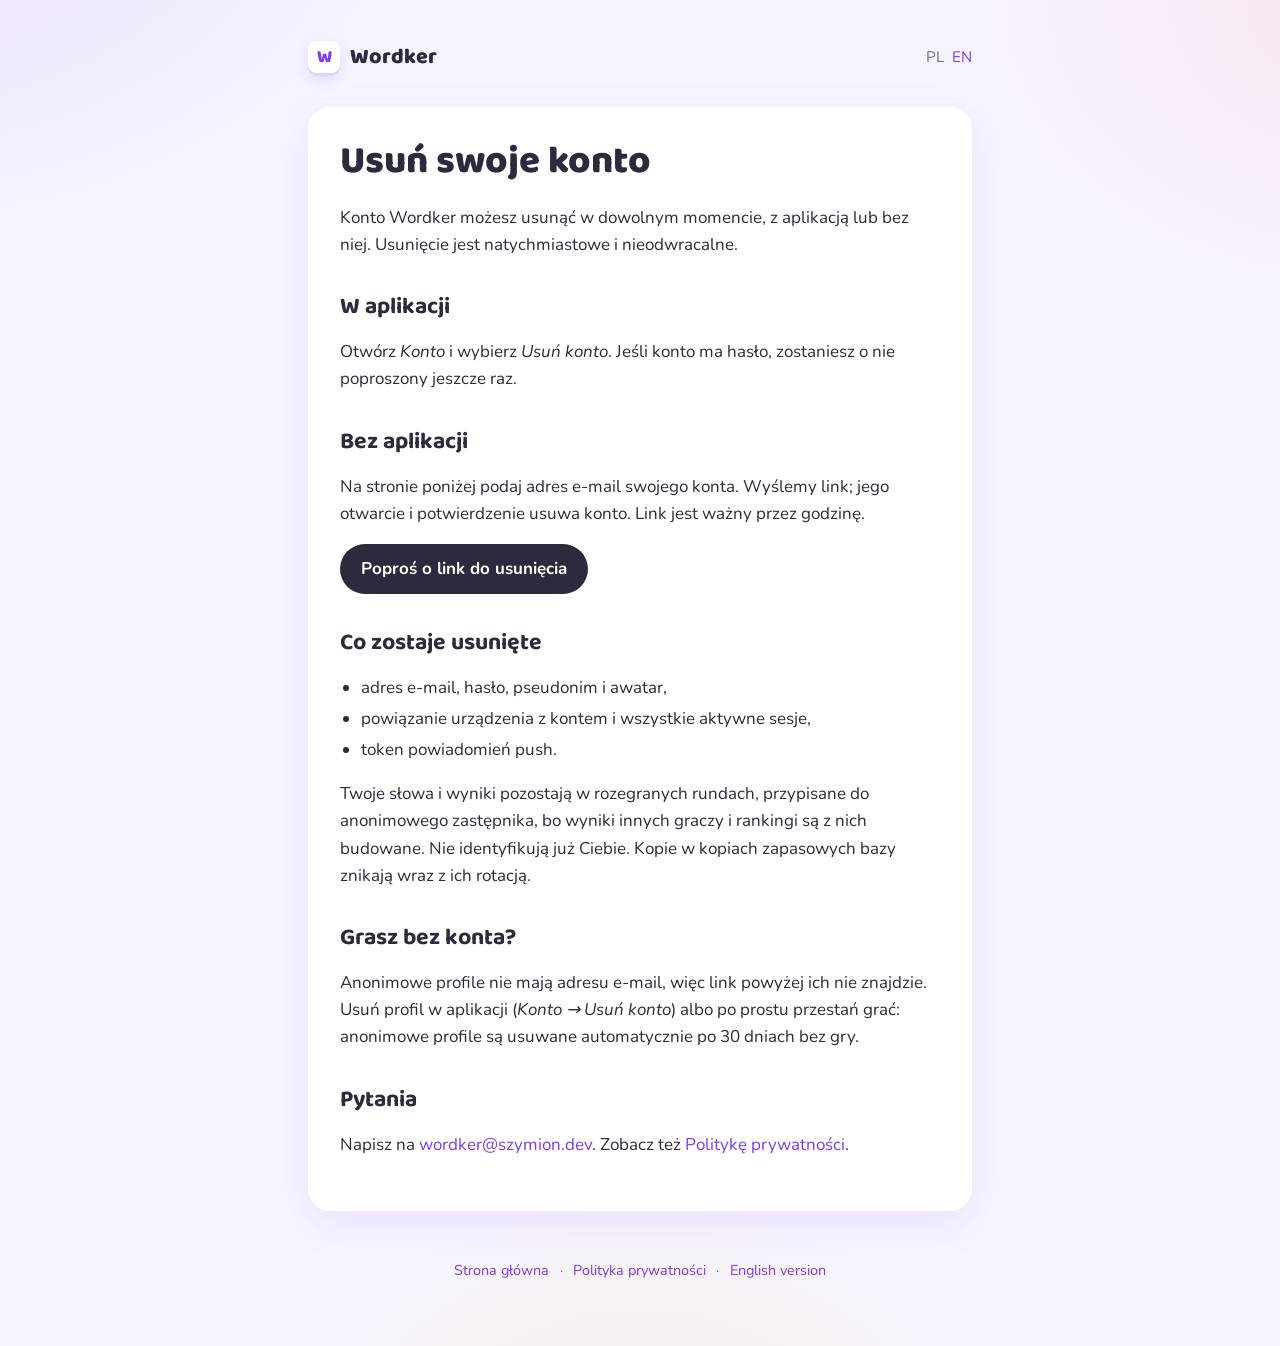
<file: delete-account/pl/index.html>
<!doctype html>
<html lang="pl">
<head>
  <meta charset="utf-8">
  <meta name="viewport" content="width=device-width, initial-scale=1">
  <title>Wordker – Usuń swoje konto</title>
  <meta name="description" content="Jak usunąć konto Wordker i jakie dane są wtedy usuwane.">
  <link rel="preconnect" href="https://fonts.googleapis.com">
  <link rel="preconnect" href="https://fonts.gstatic.com" crossorigin>
  <link href="https://fonts.googleapis.com/css2?family=Baloo+2:wght@700;800&family=Nunito:wght@400;600;700&display=swap" rel="stylesheet">
  <link rel="stylesheet" href="/assets/site.css">
</head>
<body>
  <div class="wrap">
    <nav class="topbar">
      <a class="brand" href="/pl/"><span class="tile">W</span>Wordker</a>
      <span class="lang">PL<a href="/delete-account/">EN</a></span>
    </nav>

    <article class="card">
      <h1>Usuń swoje konto</h1>
      <p>Konto Wordker możesz usunąć w dowolnym momencie, z aplikacją lub bez niej. Usunięcie jest natychmiastowe i nieodwracalne.</p>

      <h2>W aplikacji</h2>
      <p>Otwórz <em>Konto</em> i wybierz <em>Usuń konto</em>. Jeśli konto ma hasło, zostaniesz o nie poproszony jeszcze raz.</p>

      <h2>Bez aplikacji</h2>
      <p>Na stronie poniżej podaj adres e-mail swojego konta. Wyślemy link; jego otwarcie i potwierdzenie usuwa konto. Link jest ważny przez godzinę.</p>
      <p class="badges" style="justify-content:flex-start">
        <a class="badge" href="https://api.wordker.app/api/users/delete-account/">Poproś o link do usunięcia</a>
      </p>

      <h2>Co zostaje usunięte</h2>
      <ul>
        <li>adres e-mail, hasło, pseudonim i awatar,</li>
        <li>powiązanie urządzenia z kontem i wszystkie aktywne sesje,</li>
        <li>token powiadomień push.</li>
      </ul>
      <p>Twoje słowa i wyniki pozostają w rozegranych rundach, przypisane do anonimowego zastępnika, bo wyniki innych graczy i rankingi są z nich budowane. Nie identyfikują już Ciebie. Kopie w kopiach zapasowych bazy znikają wraz z ich rotacją.</p>

      <h2>Grasz bez konta?</h2>
      <p>Anonimowe profile nie mają adresu e-mail, więc link powyżej ich nie znajdzie. Usuń profil w aplikacji (<em>Konto → Usuń konto</em>) albo po prostu przestań grać: anonimowe profile są usuwane automatycznie po 30 dniach bez gry.</p>

      <h2>Pytania</h2>
      <p>Napisz na <a href="mailto:wordker@szymion.dev">wordker@szymion.dev</a>. Zobacz też <a href="/privacy/pl/">Politykę prywatności</a>.</p>
    </article>

    <footer>
      <a href="/pl/">Strona główna</a> ·
      <a href="/privacy/pl/">Polityka prywatności</a> ·
      <a href="/delete-account/">English version</a>
    </footer>
  </div>
</body>
</html>
</file>
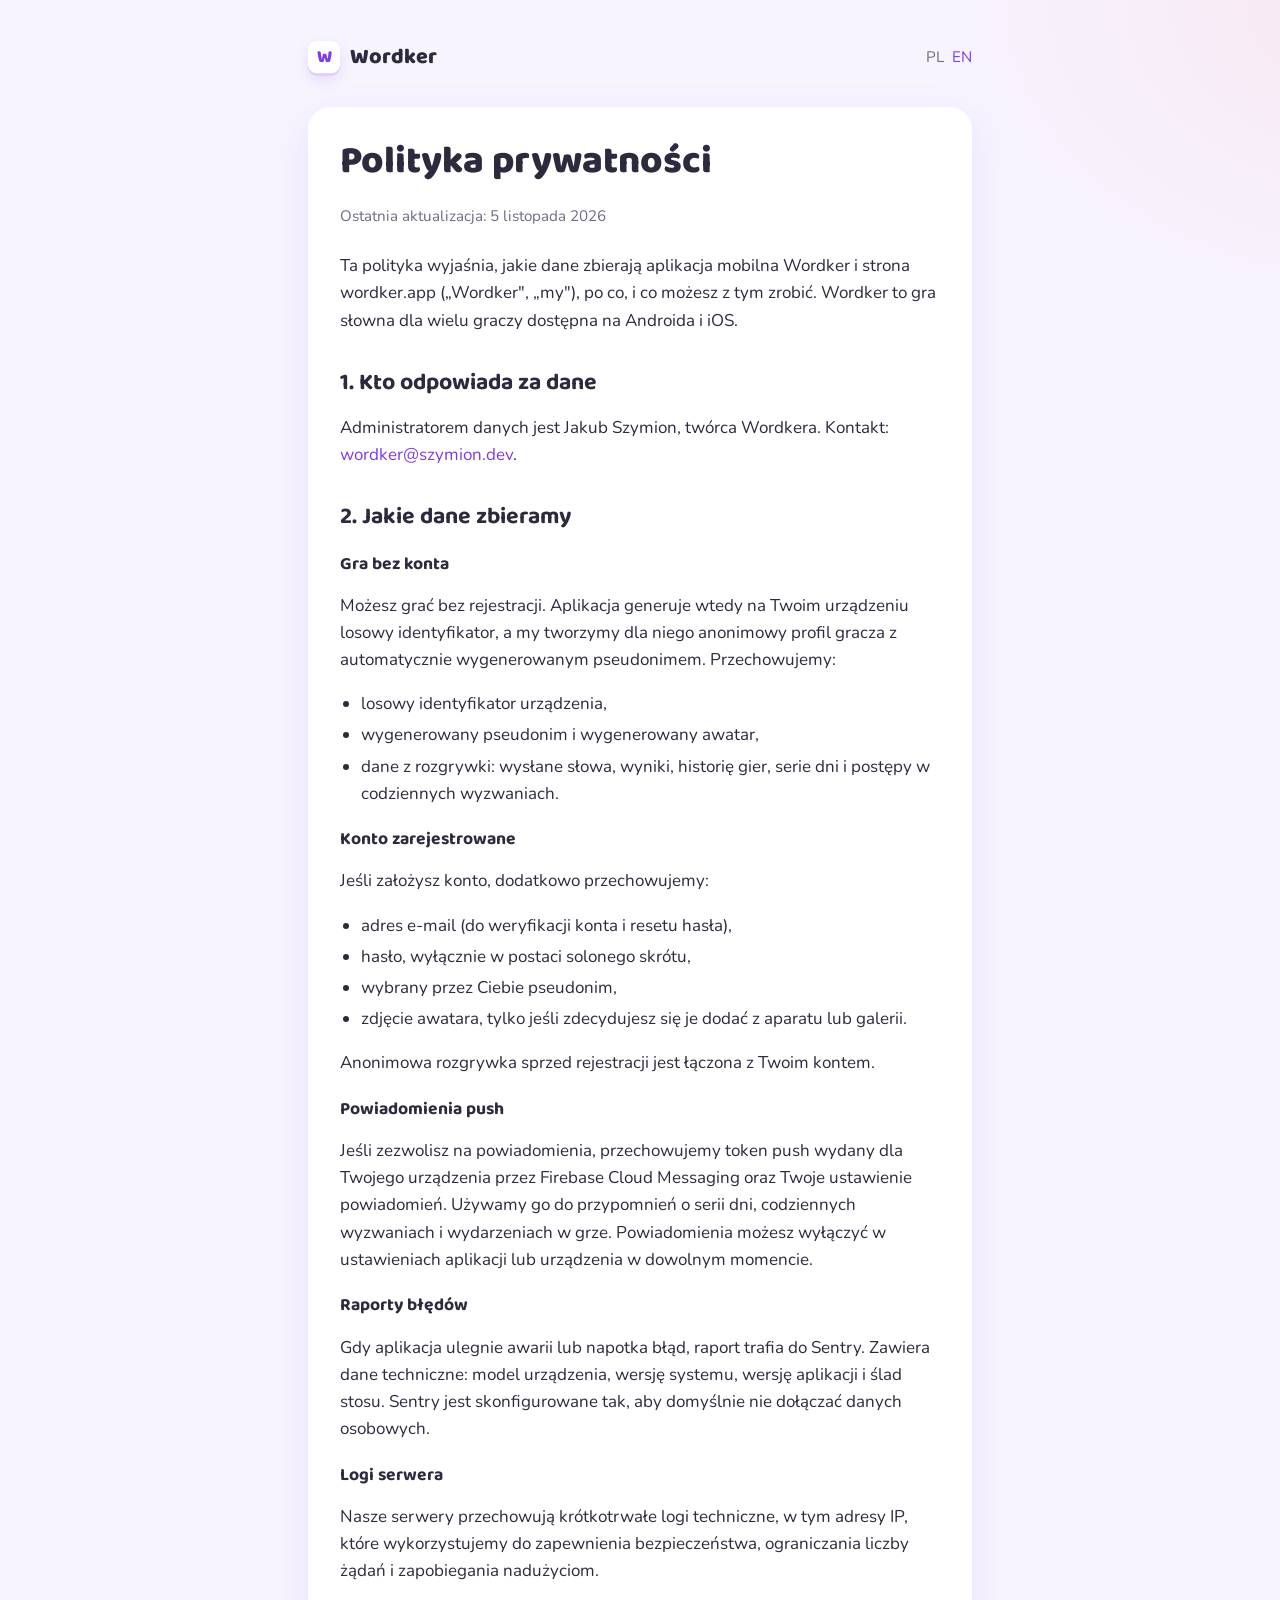
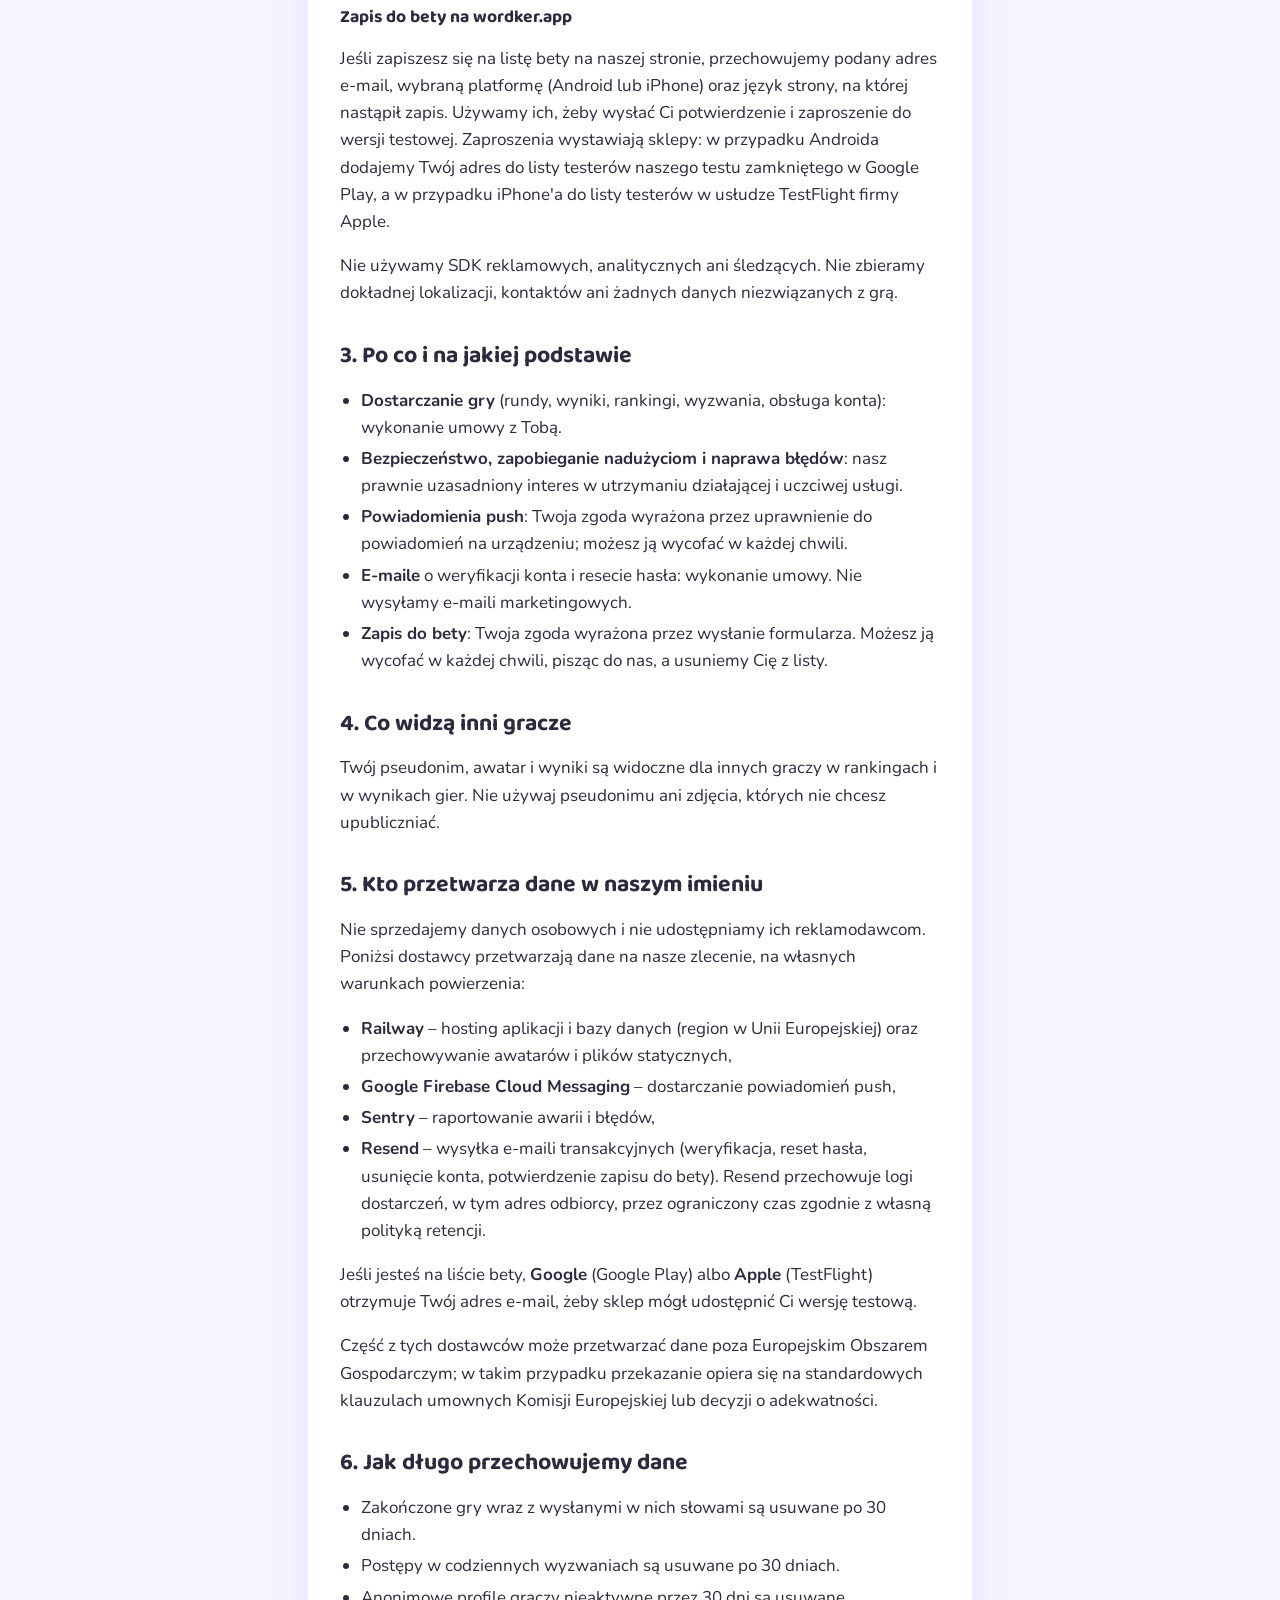
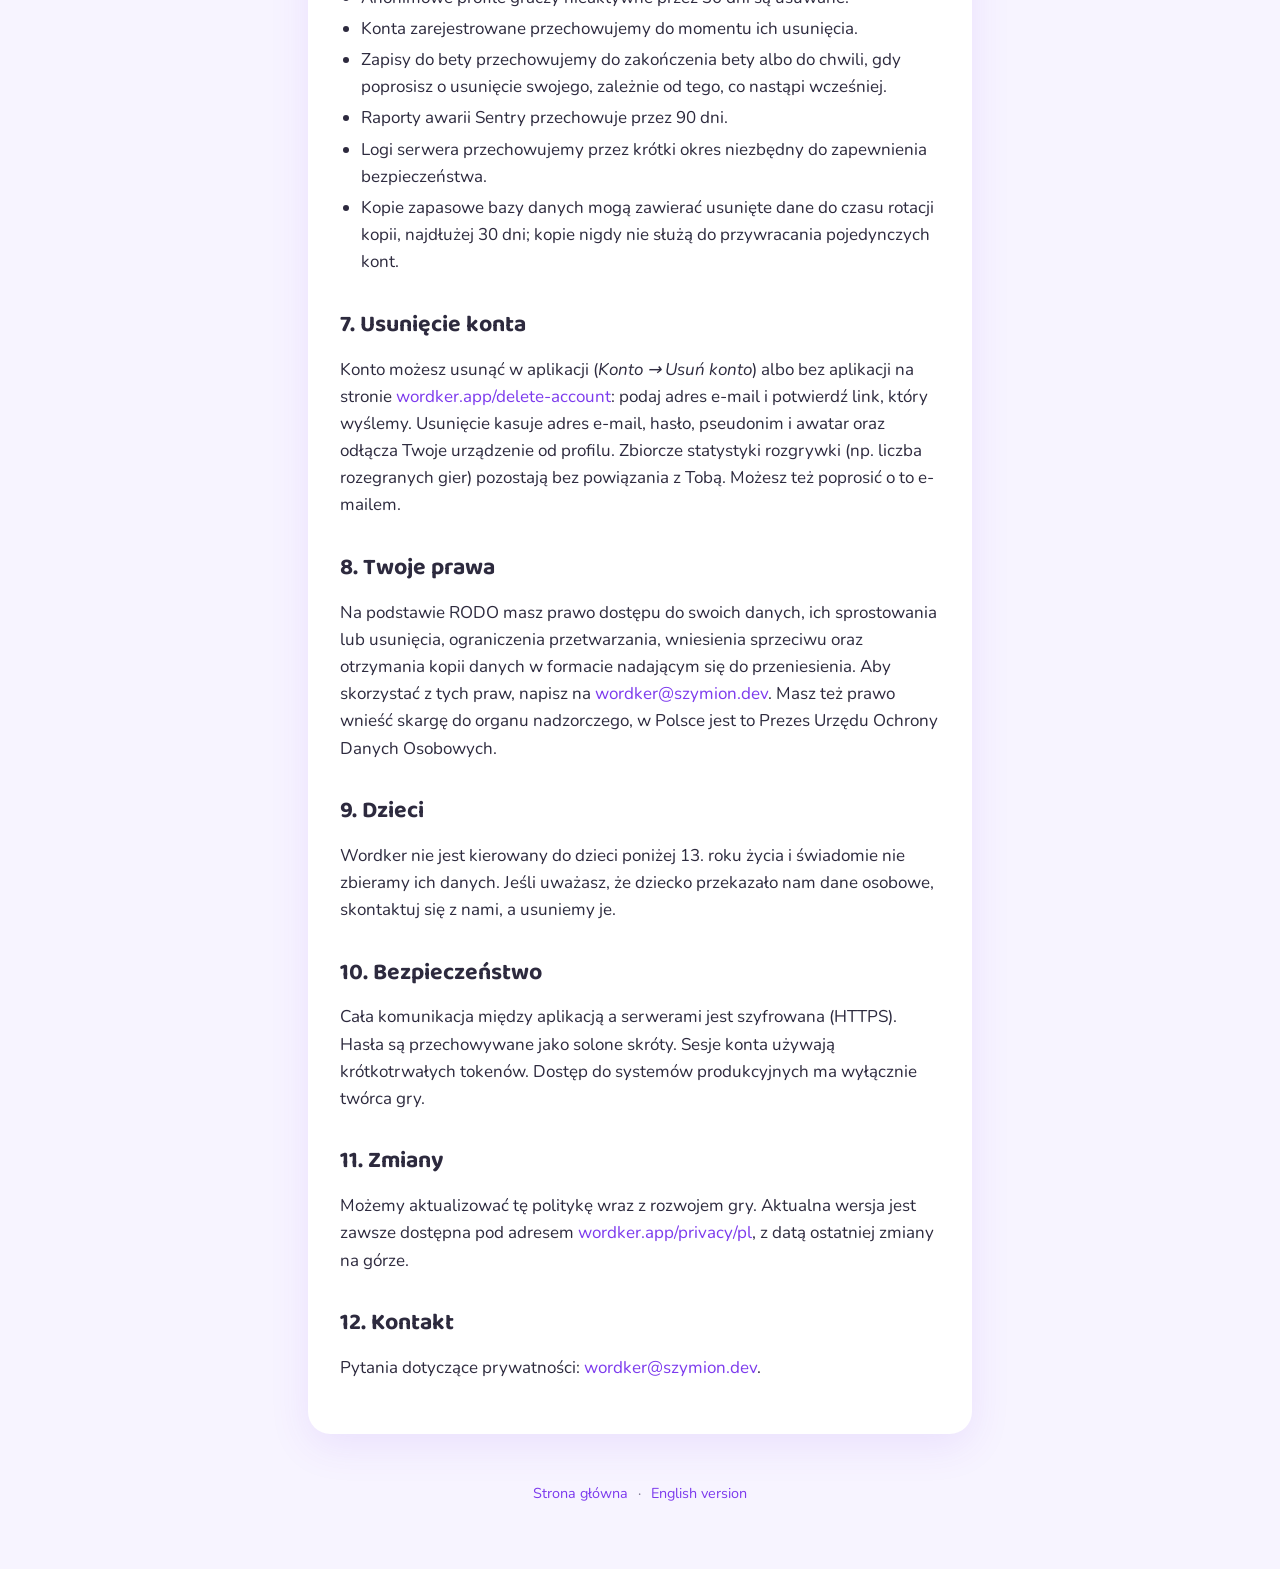
<file: privacy/pl/index.html>
<!doctype html>
<html lang="pl">
<head>
  <meta charset="utf-8">
  <meta name="viewport" content="width=device-width, initial-scale=1">
  <title>Wordker – Polityka prywatności</title>
  <meta name="description" content="Jak gra mobilna Wordker zbiera, wykorzystuje i chroni Twoje dane.">
  <link rel="preconnect" href="https://fonts.googleapis.com">
  <link rel="preconnect" href="https://fonts.gstatic.com" crossorigin>
  <link href="https://fonts.googleapis.com/css2?family=Baloo+2:wght@700;800&family=Nunito:wght@400;600;700&display=swap" rel="stylesheet">
  <link rel="stylesheet" href="/assets/site.css">
</head>
<body>
  <div class="wrap">
    <nav class="topbar">
      <a class="brand" href="/pl/"><span class="tile">W</span>Wordker</a>
      <span class="lang">PL<a href="/privacy/">EN</a></span>
    </nav>

    <article class="card">
      <h1>Polityka prywatności</h1>
      <p class="meta">Ostatnia aktualizacja: 5 listopada 2026</p>

      <p>Ta polityka wyjaśnia, jakie dane zbierają aplikacja mobilna Wordker i strona wordker.app („Wordker", „my"), po co, i co możesz z tym zrobić. Wordker to gra słowna dla wielu graczy dostępna na Androida i iOS.</p>

      <h2>1. Kto odpowiada za dane</h2>
      <p>Administratorem danych jest Jakub Szymion, twórca Wordkera. Kontakt: <a href="mailto:wordker@szymion.dev">wordker@szymion.dev</a>.</p>

      <h2>2. Jakie dane zbieramy</h2>

      <h3>Gra bez konta</h3>
      <p>Możesz grać bez rejestracji. Aplikacja generuje wtedy na Twoim urządzeniu losowy identyfikator, a my tworzymy dla niego anonimowy profil gracza z automatycznie wygenerowanym pseudonimem. Przechowujemy:</p>
      <ul>
        <li>losowy identyfikator urządzenia,</li>
        <li>wygenerowany pseudonim i wygenerowany awatar,</li>
        <li>dane z rozgrywki: wysłane słowa, wyniki, historię gier, serie dni i postępy w codziennych wyzwaniach.</li>
      </ul>

      <h3>Konto zarejestrowane</h3>
      <p>Jeśli założysz konto, dodatkowo przechowujemy:</p>
      <ul>
        <li>adres e-mail (do weryfikacji konta i resetu hasła),</li>
        <li>hasło, wyłącznie w postaci solonego skrótu,</li>
        <li>wybrany przez Ciebie pseudonim,</li>
        <li>zdjęcie awatara, tylko jeśli zdecydujesz się je dodać z aparatu lub galerii.</li>
      </ul>
      <p>Anonimowa rozgrywka sprzed rejestracji jest łączona z Twoim kontem.</p>

      <h3>Powiadomienia push</h3>
      <p>Jeśli zezwolisz na powiadomienia, przechowujemy token push wydany dla Twojego urządzenia przez Firebase Cloud Messaging oraz Twoje ustawienie powiadomień. Używamy go do przypomnień o serii dni, codziennych wyzwaniach i wydarzeniach w grze. Powiadomienia możesz wyłączyć w ustawieniach aplikacji lub urządzenia w dowolnym momencie.</p>

      <h3>Raporty błędów</h3>
      <p>Gdy aplikacja ulegnie awarii lub napotka błąd, raport trafia do Sentry. Zawiera dane techniczne: model urządzenia, wersję systemu, wersję aplikacji i ślad stosu. Sentry jest skonfigurowane tak, aby domyślnie nie dołączać danych osobowych.</p>

      <h3>Logi serwera</h3>
      <p>Nasze serwery przechowują krótkotrwałe logi techniczne, w tym adresy IP, które wykorzystujemy do zapewnienia bezpieczeństwa, ograniczania liczby żądań i zapobiegania nadużyciom.</p>

      <h3 id="beta">Zapis do bety na wordker.app</h3>
      <p>Jeśli zapiszesz się na listę bety na naszej stronie, przechowujemy podany adres e-mail, wybraną platformę (Android lub iPhone) oraz język strony, na której nastąpił zapis. Używamy ich, żeby wysłać Ci potwierdzenie i zaproszenie do wersji testowej. Zaproszenia wystawiają sklepy: w przypadku Androida dodajemy Twój adres do listy testerów naszego testu zamkniętego w Google Play, a w przypadku iPhone'a do listy testerów w usłudze TestFlight firmy Apple.</p>

      <p>Nie używamy SDK reklamowych, analitycznych ani śledzących. Nie zbieramy dokładnej lokalizacji, kontaktów ani żadnych danych niezwiązanych z grą.</p>

      <h2>3. Po co i na jakiej podstawie</h2>
      <ul>
        <li><strong>Dostarczanie gry</strong> (rundy, wyniki, rankingi, wyzwania, obsługa konta): wykonanie umowy z Tobą.</li>
        <li><strong>Bezpieczeństwo, zapobieganie nadużyciom i naprawa błędów</strong>: nasz prawnie uzasadniony interes w utrzymaniu działającej i uczciwej usługi.</li>
        <li><strong>Powiadomienia push</strong>: Twoja zgoda wyrażona przez uprawnienie do powiadomień na urządzeniu; możesz ją wycofać w każdej chwili.</li>
        <li><strong>E-maile</strong> o weryfikacji konta i resecie hasła: wykonanie umowy. Nie wysyłamy e-maili marketingowych.</li>
        <li><strong>Zapis do bety</strong>: Twoja zgoda wyrażona przez wysłanie formularza. Możesz ją wycofać w każdej chwili, pisząc do nas, a usuniemy Cię z listy.</li>
      </ul>

      <h2>4. Co widzą inni gracze</h2>
      <p>Twój pseudonim, awatar i wyniki są widoczne dla innych graczy w rankingach i w wynikach gier. Nie używaj pseudonimu ani zdjęcia, których nie chcesz upubliczniać.</p>

      <h2>5. Kto przetwarza dane w naszym imieniu</h2>
      <p>Nie sprzedajemy danych osobowych i nie udostępniamy ich reklamodawcom. Poniżsi dostawcy przetwarzają dane na nasze zlecenie, na własnych warunkach powierzenia:</p>
      <ul>
        <li><strong>Railway</strong> – hosting aplikacji i bazy danych (region w Unii Europejskiej) oraz przechowywanie awatarów i plików statycznych,</li>
        <li><strong>Google Firebase Cloud Messaging</strong> – dostarczanie powiadomień push,</li>
        <li><strong>Sentry</strong> – raportowanie awarii i błędów,</li>
        <li><strong>Resend</strong> – wysyłka e-maili transakcyjnych (weryfikacja, reset hasła, usunięcie konta, potwierdzenie zapisu do bety). Resend przechowuje logi dostarczeń, w tym adres odbiorcy, przez ograniczony czas zgodnie z własną polityką retencji.</li>
      </ul>
      <p>Jeśli jesteś na liście bety, <strong>Google</strong> (Google Play) albo <strong>Apple</strong> (TestFlight) otrzymuje Twój adres e-mail, żeby sklep mógł udostępnić Ci wersję testową.</p>
      <p>Część z tych dostawców może przetwarzać dane poza Europejskim Obszarem Gospodarczym; w takim przypadku przekazanie opiera się na standardowych klauzulach umownych Komisji Europejskiej lub decyzji o adekwatności.</p>

      <h2>6. Jak długo przechowujemy dane</h2>
      <ul>
        <li>Zakończone gry wraz z wysłanymi w nich słowami są usuwane po 30 dniach.</li>
        <li>Postępy w codziennych wyzwaniach są usuwane po 30 dniach.</li>
        <li>Anonimowe profile graczy nieaktywne przez 30 dni są usuwane.</li>
        <li>Konta zarejestrowane przechowujemy do momentu ich usunięcia.</li>
        <li>Zapisy do bety przechowujemy do zakończenia bety albo do chwili, gdy poprosisz o usunięcie swojego, zależnie od tego, co nastąpi wcześniej.</li>
        <li>Raporty awarii Sentry przechowuje przez 90 dni.</li>
        <li>Logi serwera przechowujemy przez krótki okres niezbędny do zapewnienia bezpieczeństwa.</li>
        <li>Kopie zapasowe bazy danych mogą zawierać usunięte dane do czasu rotacji kopii, najdłużej 30 dni; kopie nigdy nie służą do przywracania pojedynczych kont.</li>
      </ul>

      <h2>7. Usunięcie konta</h2>
      <p>Konto możesz usunąć w aplikacji (<em>Konto → Usuń konto</em>) albo bez aplikacji na stronie <a href="https://wordker.app/delete-account/pl/">wordker.app/delete-account</a>: podaj adres e-mail i potwierdź link, który wyślemy. Usunięcie kasuje adres e-mail, hasło, pseudonim i awatar oraz odłącza Twoje urządzenie od profilu. Zbiorcze statystyki rozgrywki (np. liczba rozegranych gier) pozostają bez powiązania z Tobą. Możesz też poprosić o to e-mailem.</p>

      <h2>8. Twoje prawa</h2>
      <p>Na podstawie RODO masz prawo dostępu do swoich danych, ich sprostowania lub usunięcia, ograniczenia przetwarzania, wniesienia sprzeciwu oraz otrzymania kopii danych w formacie nadającym się do przeniesienia. Aby skorzystać z tych praw, napisz na <a href="mailto:wordker@szymion.dev">wordker@szymion.dev</a>. Masz też prawo wnieść skargę do organu nadzorczego, w Polsce jest to Prezes Urzędu Ochrony Danych Osobowych.</p>

      <h2>9. Dzieci</h2>
      <p>Wordker nie jest kierowany do dzieci poniżej 13. roku życia i świadomie nie zbieramy ich danych. Jeśli uważasz, że dziecko przekazało nam dane osobowe, skontaktuj się z nami, a usuniemy je.</p>

      <h2>10. Bezpieczeństwo</h2>
      <p>Cała komunikacja między aplikacją a serwerami jest szyfrowana (HTTPS). Hasła są przechowywane jako solone skróty. Sesje konta używają krótkotrwałych tokenów. Dostęp do systemów produkcyjnych ma wyłącznie twórca gry.</p>

      <h2>11. Zmiany</h2>
      <p>Możemy aktualizować tę politykę wraz z rozwojem gry. Aktualna wersja jest zawsze dostępna pod adresem <a href="https://wordker.app/privacy/pl/">wordker.app/privacy/pl</a>, z datą ostatniej zmiany na górze.</p>

      <h2>12. Kontakt</h2>
      <p>Pytania dotyczące prywatności: <a href="mailto:wordker@szymion.dev">wordker@szymion.dev</a>.</p>
    </article>

    <footer>
      <a href="/pl/">Strona główna</a> ·
      <a href="/privacy/">English version</a>
    </footer>
  </div>
</body>
</html>
</file>
<file: assets/site.css>
:root {
  --primary: #7C3AED;
  --accent: #FF6B6B;
  --sunny: #FFC93C;
  --mint: #2EE6A8;
  --bg: #F7F4FF;
  --surface: #FFFFFF;
  --text: #2D2A3E;
  --muted: #6E6A85;
}

* { box-sizing: border-box; }

html { color-scheme: light; }

body {
  margin: 0;
  font-family: "Nunito", system-ui, -apple-system, "Segoe UI", sans-serif;
  font-size: 17px;
  line-height: 1.6;
  color: var(--text);
  background:
    radial-gradient(60rem 40rem at -10% -10%, rgba(124, 58, 237, 0.12), transparent 60%),
    radial-gradient(50rem 35rem at 110% 0%, rgba(255, 107, 107, 0.10), transparent 60%),
    radial-gradient(40rem 30rem at 50% 110%, rgba(255, 201, 60, 0.14), transparent 60%),
    var(--bg);
  min-height: 100vh;
}

h1, h2, h3 {
  font-family: "Baloo 2", "Nunito", system-ui, sans-serif;
  color: var(--text);
  line-height: 1.2;
  margin: 0 0 0.5em;
}

h1 { font-size: 2.4rem; font-weight: 800; }
h2 { font-size: 1.45rem; font-weight: 700; margin-top: 2.2rem; }
h3 { font-size: 1.1rem; font-weight: 700; margin-top: 1.4rem; }

a { color: var(--primary); text-decoration: none; }
a:hover { text-decoration: underline; }

.wrap {
  max-width: 44rem;
  margin: 0 auto;
  padding: 2.5rem 1.25rem 4rem;
}

.topbar {
  display: flex;
  align-items: center;
  justify-content: space-between;
  gap: 1rem;
  flex-wrap: wrap;
  margin-bottom: 2rem;
}

.brand {
  display: inline-flex;
  align-items: center;
  gap: 0.6rem;
  font-family: "Baloo 2", sans-serif;
  font-weight: 800;
  font-size: 1.35rem;
  color: var(--text);
}

.brand:hover { text-decoration: none; }

.brand .tile {
  width: 2rem;
  height: 2rem;
  border-radius: 0.55rem;
  background: var(--surface);
  box-shadow: 0 3px 0 #DDD6F3, 0 6px 14px rgba(124, 58, 237, 0.15);
  display: grid;
  place-items: center;
  color: var(--primary);
  font-size: 1.1rem;
}

.lang {
  font-size: 0.95rem;
  color: var(--muted);
}

.lang a { margin-left: 0.5rem; }

.card {
  background: var(--surface);
  border-radius: 1.4rem;
  padding: 2rem 2rem 2.25rem;
  box-shadow: 0 12px 40px rgba(124, 58, 237, 0.10);
}

.card p:first-of-type { margin-top: 0; }

.meta { color: var(--muted); font-size: 0.95rem; margin-bottom: 1.5rem; }

ul { padding-left: 1.3rem; }
li { margin: 0.25rem 0; }

.badges { display: flex; gap: 0.75rem; justify-content: center; flex-wrap: wrap; }

.badge {
  display: inline-block;
  padding: 0.7rem 1.3rem;
  border-radius: 999px;
  font-weight: 700;
  background: var(--text);
  color: #fff;
}

.badge.soon { background: #E9E4FA; color: var(--muted); }
.badge:hover { text-decoration: none; }

footer {
  margin-top: 3rem;
  color: var(--muted);
  font-size: 0.9rem;
  text-align: center;
}

footer a { margin: 0 0.4rem; }

@media (max-width: 480px) {
  body { font-size: 16px; }
  h1 { font-size: 1.9rem; }
  .card { padding: 1.4rem 1.2rem 1.6rem; }
}
</file>
<file: assets/landing.css>
/* Landing page (/ and /pl/). Loaded after site.css, which carries the
   palette, the fonts and the shared top bar and footer. */

.landing {
  --edge: #DDD6F3;            /* bottom edge of a white tile */
  --primary-edge: #5B21B6;    /* bottom edge of a violet tile */
  --sunny-edge: #D9A21B;
  --ink: #17151F;             /* phone bezels */
  overflow-x: clip;
}

.shell {
  max-width: 70rem;
  margin: 0 auto;
  padding: 0 1.25rem;
}

.landing .topbar { padding-top: 1.75rem; margin-bottom: 0; }

.landing a:focus-visible,
.landing button:focus-visible,
.landing input:focus-visible {
  outline: 3px solid var(--text);
  outline-offset: 3px;
}

.sr-only {
  position: absolute;
  width: 1px;
  height: 1px;
  overflow: hidden;
  clip-path: inset(50%);
  white-space: nowrap;
}

/* ---------- Phone frames ----------
   Drawn in CSS around the raw captures. Every measure derives from --w (the
   outer width of the phone), so a frame scales by setting that one value. */

.device {
  --w: 280px;
  position: relative;
  flex: none;
  width: var(--w);
  padding: var(--bezel);
  background: var(--ink);
  border-radius: var(--corner);
  box-shadow:
    0 0 0 calc(var(--w) * 0.008) var(--frame),
    0 calc(var(--w) * 0.1) calc(var(--w) * 0.2) calc(var(--w) * -0.06) rgba(45, 42, 62, 0.45);
}

.device img {
  display: block;
  width: 100%;
  height: auto;
  border-radius: calc(var(--corner) - var(--bezel));
  background: var(--bg);
}

/* The camera cut-out: Dynamic Island on the iPhone, punch hole on the Pixel. */
.device::before {
  content: "";
  position: absolute;
  z-index: 1;
  left: 50%;
  translate: -50% 0;
  background: #08070C;
  border-radius: 999px;
}

/* Side keys, as one strip per side poking out from behind the frame. */
.device::after {
  content: "";
  position: absolute;
  z-index: -1;
  width: calc(var(--w) * 0.014);
  border-radius: 2px;
  background: var(--frame);
}

.device-iphone {
  --bezel: calc(var(--w) * 0.032);
  --corner: calc(var(--w) * 0.165);
  --frame: #8E8B99;
}

.device-iphone img { aspect-ratio: 1320 / 2868; }

.device-iphone::before {
  top: calc(var(--bezel) + var(--w) * 0.028);
  width: calc(var(--w) * 0.27);
  height: calc(var(--w) * 0.078);
}

.device-iphone::after {
  right: calc(var(--w) * -0.018);
  top: 27%;
  height: 12%;
}

.device-pixel {
  --bezel: calc(var(--w) * 0.028);
  --corner: calc(var(--w) * 0.115);
  --frame: #D9D4CA;
}

.device-pixel img { aspect-ratio: 1080 / 2400; }

.device-pixel::before {
  top: calc(var(--bezel) + var(--w) * 0.03);
  width: calc(var(--w) * 0.052);
  height: calc(var(--w) * 0.052);
}

.device-pixel::after {
  right: calc(var(--w) * -0.018);
  top: 22%;
  height: 7%;
  box-shadow: 0 calc(var(--w) * 0.24) 0 0 var(--frame), 0 calc(var(--w) * 0.3) 0 0 var(--frame);
}

/* ---------- Hero ---------- */

.lp-hero {
  display: grid;
  grid-template-columns: minmax(0, 1.1fr) minmax(0, 0.9fr);
  align-items: center;
  gap: 3rem;
  padding-top: clamp(2.5rem, 6vw, 5rem);
}

.lp-title {
  font-size: clamp(2.9rem, 7.2vw, 5.4rem);
  font-weight: 800;
  line-height: 0.98;
  letter-spacing: -0.015em;
  margin: 0 0 1.5rem;
}

.lp-title span { display: block; }

/* The Polish lines are longer; keep each on one line next to the phone. */
:lang(pl) .lp-title { font-size: clamp(2.5rem, 6vw, 4.6rem); }

.lp-lead {
  font-size: clamp(1.1rem, 1.6vw, 1.25rem);
  color: var(--muted);
  max-width: 33rem;
  margin: 0 0 2rem;
}

.lp-hero-device {
  position: relative;
  display: grid;
  justify-items: center;
  padding: 2rem 0;
}

.lp-hero-device .device { --w: clamp(250px, 27vw, 330px); }

/* One oversized selected tile behind the phone. */
.lp-hero-device::before {
  content: "";
  position: absolute;
  top: 50%;
  left: 50%;
  width: min(34rem, 110%);
  aspect-ratio: 1;
  translate: -50% -50%;
  rotate: -8deg;
  border-radius: 18%;
  background: linear-gradient(150deg, #8B5CF6, var(--primary));
  box-shadow: 0 1.1rem 0 var(--primary-edge), 0 3rem 5rem rgba(124, 58, 237, 0.28);
}

/* ---------- Beta sign-up form ---------- */

.beta-form {
  max-width: 28rem;
  padding: 1.25rem;
  background: var(--surface);
  color: var(--text);
  border-radius: 1.4rem;
  box-shadow: 0 5px 0 var(--edge), 0 18px 40px rgba(124, 58, 237, 0.14);
}

.beta-platform {
  display: flex;
  align-items: center;
  flex-wrap: wrap;
  gap: 0.5rem 0.9rem;
  margin-bottom: 1rem;
}

.beta-label {
  font-weight: 700;
  font-size: 0.95rem;
}

.seg {
  display: inline-grid;
  grid-auto-flow: column;
  padding: 4px;
  border-radius: 999px;
  background: #F0EBFF;
}

.seg label { position: relative; }

.seg input {
  position: absolute;
  inset: 0;
  margin: 0;
  opacity: 0;
  cursor: pointer;
}

.seg span {
  display: block;
  padding: 0.4rem 1.15rem;
  border-radius: 999px;
  font-weight: 700;
  color: var(--muted);
}

.seg input:checked + span {
  background: var(--primary);
  color: #fff;
  box-shadow: 0 3px 0 var(--primary-edge);
}

.seg input:focus-visible + span {
  outline: 3px solid var(--text);
  outline-offset: 2px;
}

.beta-form label.beta-label { display: block; margin-bottom: 0.4rem; }

.beta-row {
  display: flex;
  gap: 0.6rem;
}

.beta-row input {
  flex: 1;
  min-width: 0;
  padding: 0.75rem 1rem;
  font: inherit;
  font-size: 1rem;
  color: var(--text);
  background: #FBFAFF;
  border: 2px solid var(--edge);
  border-radius: 0.9rem;
}

.beta-row input::placeholder { color: #A29DB8; }
.beta-row input[aria-invalid="true"] { border-color: #C0303B; }

.btn {
  padding: 0.75rem 1.3rem;
  font: inherit;
  font-weight: 800;
  white-space: nowrap;
  color: #fff;
  background: var(--primary);
  border: 0;
  border-radius: 0.9rem;
  box-shadow: 0 4px 0 var(--primary-edge);
  cursor: pointer;
}

.btn:active { translate: 0 2px; box-shadow: 0 2px 0 var(--primary-edge); }
.btn[disabled] { opacity: 0.6; cursor: progress; }

.beta-hint,
.beta-status,
.beta-consent {
  margin: 0.7rem 0 0;
  font-size: 0.9rem;
  line-height: 1.45;
  color: var(--muted);
}

.beta-status { color: #B3261E; font-weight: 700; }
.beta-status:empty { display: none; }
.beta-consent { font-size: 0.82rem; }

/* Honeypot: off-screen rather than display:none, which bots skip. */
.beta-trap {
  position: absolute;
  left: -200vw;
  width: 1px;
  height: 1px;
  opacity: 0;
}

.beta-done { display: none; }
.beta-form.is-done > :not(.beta-done) { display: none; }
.beta-form.is-done .beta-done { display: block; }
.beta-done:focus { outline: none; }

.beta-done h3 {
  display: flex;
  align-items: center;
  gap: 0.7rem;
  margin: 0 0 0.5rem;
  font-size: 1.35rem;
}

.beta-done h3::before {
  content: "✓";
  flex: none;
  display: grid;
  place-items: center;
  width: 2.2rem;
  height: 2.2rem;
  border-radius: 0.65rem;
  font-size: 1.2rem;
  color: #0B5B41;
  background: var(--mint);
  box-shadow: 0 3px 0 #1FB886;
}

.beta-done p { margin: 0; color: var(--muted); overflow-wrap: anywhere; }

/* ---------- How a round goes ---------- */

.lp-section { padding-top: clamp(4.5rem, 10vw, 8rem); }

.lp-h2 {
  font-size: clamp(1.9rem, 4vw, 2.9rem);
  font-weight: 800;
  line-height: 1.05;
  margin: 0 0 0.6rem;
}

.lp-sub {
  max-width: 36rem;
  margin: 0;
  font-size: 1.1rem;
  color: var(--muted);
}

.steps-wrap {
  --drop: 72px;               /* how much lower the middle step sits */
  --chip: 44px;
  position: relative;
  margin-top: 2.75rem;
}

/* The swipe path from the game, joining the three step numbers. Its viewBox
   is 100 wide and stretched, so x is a percentage and y is in pixels. */
.steps-path {
  position: absolute;
  top: 0;
  left: 0;
  width: 100%;
  height: 116px;
  overflow: visible;
  filter: drop-shadow(0 0 7px rgba(255, 201, 60, 0.55));
}

.steps-path path {
  fill: none;
  stroke: var(--sunny);
  stroke-width: 14;
  stroke-linecap: round;
  stroke-linejoin: round;
}

.steps {
  position: relative;
  display: grid;
  grid-template-columns: repeat(3, minmax(0, 1fr));
  column-gap: 4%;
  margin: 0;
  padding: 0;
  list-style: none;
}

.step {
  display: grid;
  justify-items: center;
  align-content: start;
  margin: 0;
  text-align: center;
}

.step:nth-child(2) { margin-top: var(--drop); }

.step-num {
  display: grid;
  place-items: center;
  width: var(--chip);
  height: var(--chip);
  border-radius: 0.8rem;
  font-family: "Baloo 2", sans-serif;
  font-weight: 800;
  font-size: 1.4rem;
  line-height: 1;
  color: var(--text);
  background: var(--sunny);
  box-shadow: 0 4px 0 var(--sunny-edge);
}

.step .device {
  --w: clamp(190px, 21vw, 250px);
  margin: 2rem 0 1.5rem;
}

.step h3 { margin: 0 0 0.35rem; font-size: 1.3rem; }
.step p { margin: 0; max-width: 19rem; color: var(--muted); }

/* ---------- Feature rows ---------- */

.lp-row {
  display: grid;
  grid-template-columns: repeat(2, minmax(0, 1fr));
  align-items: center;
  gap: 3rem;
}

.lp-row-media {
  display: flex;
  justify-content: center;
  align-items: flex-start;
}

.lp-row-media .device { --w: clamp(220px, 24vw, 290px); }

.lp-pair .device { --w: clamp(180px, 20vw, 240px); }
.lp-pair .device + .device { margin: 4.5rem 0 0 -3.25rem; }

.lp-facts { margin: 2rem 0 0; }
.lp-facts dt {
  margin-top: 1.4rem;
  font-family: "Baloo 2", sans-serif;
  font-weight: 700;
  font-size: 1.25rem;
  line-height: 1.2;
}
.lp-facts dd { margin: 0.2rem 0 0; max-width: 30rem; color: var(--muted); }

/* ---------- Closing sign-up band ---------- */

.lp-band {
  display: grid;
  grid-template-columns: minmax(0, 1fr) minmax(0, 28rem);
  align-items: center;
  gap: 2.5rem;
  margin-top: clamp(4.5rem, 10vw, 8rem);
  padding: clamp(1.75rem, 5vw, 4rem);
  color: #fff;
  border-radius: 2rem;
  background: linear-gradient(125deg, var(--primary) 0%, #9333EA 50%, #C2478F 82%, var(--accent) 108%);
  box-shadow: 0 0.6rem 0 var(--primary-edge);
}

.lp-band .lp-h2 { color: #fff; }
.lp-band .lp-sub { color: #F1EAFF; }
.lp-band .beta-form { box-shadow: 0 5px 0 rgba(45, 42, 62, 0.25); }

.landing footer {
  display: flex;
  flex-wrap: wrap;
  justify-content: center;
  gap: 0.4rem 1.6rem;
  padding-bottom: 3rem;
}

.landing footer a { margin: 0; }

/* ---------- Motion: the swipe path draws itself once, on scroll ---------- */

@media (prefers-reduced-motion: no-preference) {
  .js .steps-path { clip-path: inset(-20px 100% -20px -20px); }
  .js .steps-path.is-drawn {
    clip-path: inset(-20px -20px -20px -20px);
    transition: clip-path 1.1s cubic-bezier(0.6, 0, 0.3, 1);
  }
}

/* ---------- Narrow screens ---------- */

@media (max-width: 860px) {
  .lp-hero { grid-template-columns: 1fr; gap: 1.5rem; }
  .lp-hero-device { padding: 3rem 0 2rem; }
  .lp-hero-device .device { --w: min(66vw, 290px); }
  .lp-hero-device::before { width: min(24rem, 92vw); }

  /* The three steps become one swipeable row; the path only makes sense
     when all three are on screen together. */
  .steps-path { display: none; }
  .steps-wrap { margin-inline: -1.25rem; }
  .steps {
    display: flex;
    gap: 1.25rem;
    padding: 0.25rem 1.25rem 1.25rem;
    overflow-x: auto;
    scroll-snap-type: x mandatory;
    scroll-padding-inline: 1.25rem;
    scrollbar-width: none;
  }
  .steps::-webkit-scrollbar { display: none; }
  .step { flex: 0 0 min(74vw, 270px); scroll-snap-align: start; }
  .step:nth-child(2) { margin-top: 0; }
  .step .device { --w: min(58vw, 220px); margin-top: 1.25rem; }

  .lp-row { grid-template-columns: 1fr; gap: 2.25rem; }
  .lp-row-media { order: 2; }
  .lp-row-media .device { --w: min(62vw, 260px); }
  .lp-pair .device { --w: min(46vw, 210px); }
  .lp-pair .device + .device { margin-left: -2.5rem; }

  .lp-band { grid-template-columns: 1fr; gap: 1.75rem; border-radius: 1.5rem; }
}

@media (max-width: 420px) {
  .beta-row { flex-direction: column; }
  .btn { width: 100%; }
}
</file>
